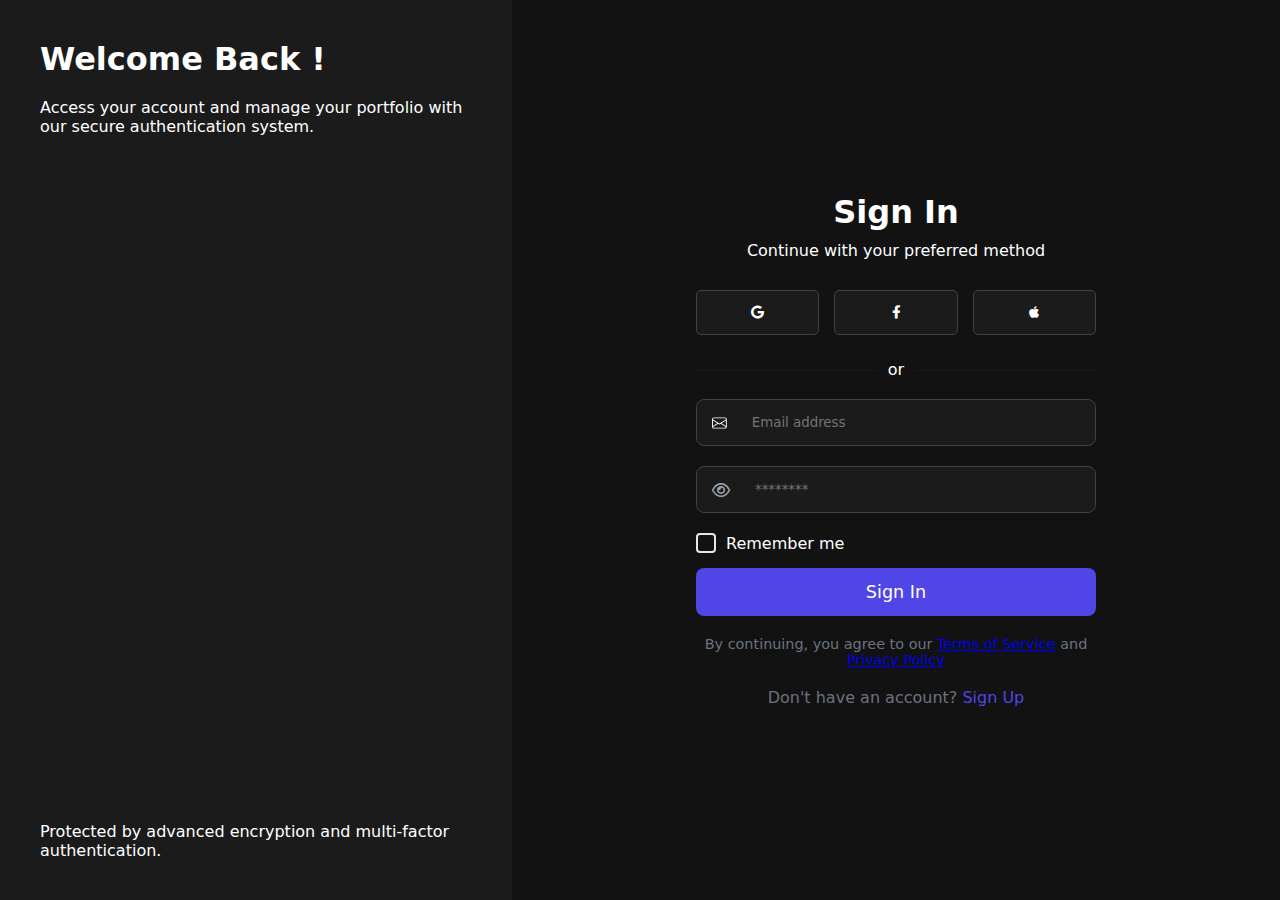
<file: pages/Login.html>
<!DOCTYPE html>
<html lang="en">
  <head>
    <meta charset="UTF-8" />
    <meta name="viewport" content="width=device-width, initial-scale=1.0" />
    <title>Document</title>

    <link rel="stylesheet" href="../style/login.css" />
  </head>

  <body>
    <link
      href="https://cdnjs.cloudflare.com/ajax/libs/font-awesome/6.0.0/css/all.min.css"
      rel="stylesheet"
    />
    <div class="auth-container">
      <div class="auth-sidebar">
        <div>
          <h2>Welcome Back !</h2>
          <p>
            Access your account and manage your portfolio with our secure
            authentication system.
          </p>
        </div>
        <div>
          <p>
            Protected by advanced encryption and multi-factor authentication.
          </p>
        </div>
      </div>

      <div class="auth-main">
        <form class="auth-form" id="authForm">
          <div class="form-header">
            <h1>Sign In</h1>
            <p>Continue with your preferred method</p>
          </div>

          <div class="social-buttons">
            <button
              type="button"
              class="social-button"
              onclick="socialSignIn('google')"
            >
              <i class="fab fa-google"></i>
            </button>
            <button
              type="button"
              class="social-button"
              onclick="socialSignIn('facebook')"
            >
              <i class="fab fa-facebook-f"></i>
            </button>
            <button
              type="button"
              class="social-button"
              onclick="socialSignIn('apple')"
            >
              <i class="fab fa-apple"></i>
            </button>
          </div>

          <div class="divider">or</div>

          <div class="form-group">
            <svg
              xmlns="http://www.w3.org/2000/svg"
              width="16"
              height="16"
              fill="currentColor"
              class="bi bi-envelope"
              viewBox="0 0 16 16"
            >
              <path
                d="M0 4a2 2 0 0 1 2-2h12a2 2 0 0 1 2 2v8a2 2 0 0 1-2 2H2a2 2 0 0 1-2-2zm2-1a1 1 0 0 0-1 1v.217l7 4.2 7-4.2V4a1 1 0 0 0-1-1zm13 2.383-4.708 2.825L15 11.105zm-.034 6.876-5.64-3.471L8 9.583l-1.326-.795-5.64 3.47A1 1 0 0 0 2 13h12a1 1 0 0 0 .966-.741M1 11.105l4.708-2.897L1 5.383z"
              />
            </svg>
            <input
              type="email"
              class="form-control"
              id="email"
              placeholder="Email address"
              required
            />
          </div>

          <div class="form-group">
            <i class="far fa-eye password-toggle" id="passwordToggle"></i>

            <input
              type="password"
              name="password"
              id="inputNewPassword1"
              data-error-threshold="50"
              data-warning-threshold="75"
              class="form-control"
              placeholder="********"
              autocomplete="off"
            />
          </div>

          <div class="checkbox-container">
            <div class="custom-checkbox" id="rememberMe">
              <i class="fas fa-check"></i>
            </div>
            <label>Remember me</label>
          </div>

          <button type="submit" class="submit-btn" id="submitBtn">
            <span>Sign In</span>
            <div class="loader">
              <i class="fas fa-spinner fa-spin"></i>
            </div>
          </button>

          <div class="error-message" id="errorMessage"></div>
          <div class="success-message" id="successMessage"></div>

          <div class="otp-container" id="otpContainer">
            <p>Enter the verification code sent to your email</p>
            <div class="otp-inputs">
              <input
                type="text"
                maxlength="1"
                class="otp-input"
                data-index="1"
              />
              <input
                type="text"
                maxlength="1"
                class="otp-input"
                data-index="2"
              />
              <input
                type="text"
                maxlength="1"
                class="otp-input"
                data-index="3"
              />
              <input
                type="text"
                maxlength="1"
                class="otp-input"
                data-index="4"
              />
            </div>
            <p>
              Didn't receive the code?
              <a href="#" onclick="resendOTP()">Resend</a>
            </p>
          </div>

          <div class="terms">
            By continuing, you agree to our <a href="#">Terms of Service</a> and
            <a href="#">Privacy Policy</a>
          </div>

          <div class="switch-form">
            Don't have an account?
            <a href="#" onclick="toggleForm()">Sign Up</a>
          </div>
        </form>
      </div>
    </div>

    <!--  -->
  </body>
</html>
</file>
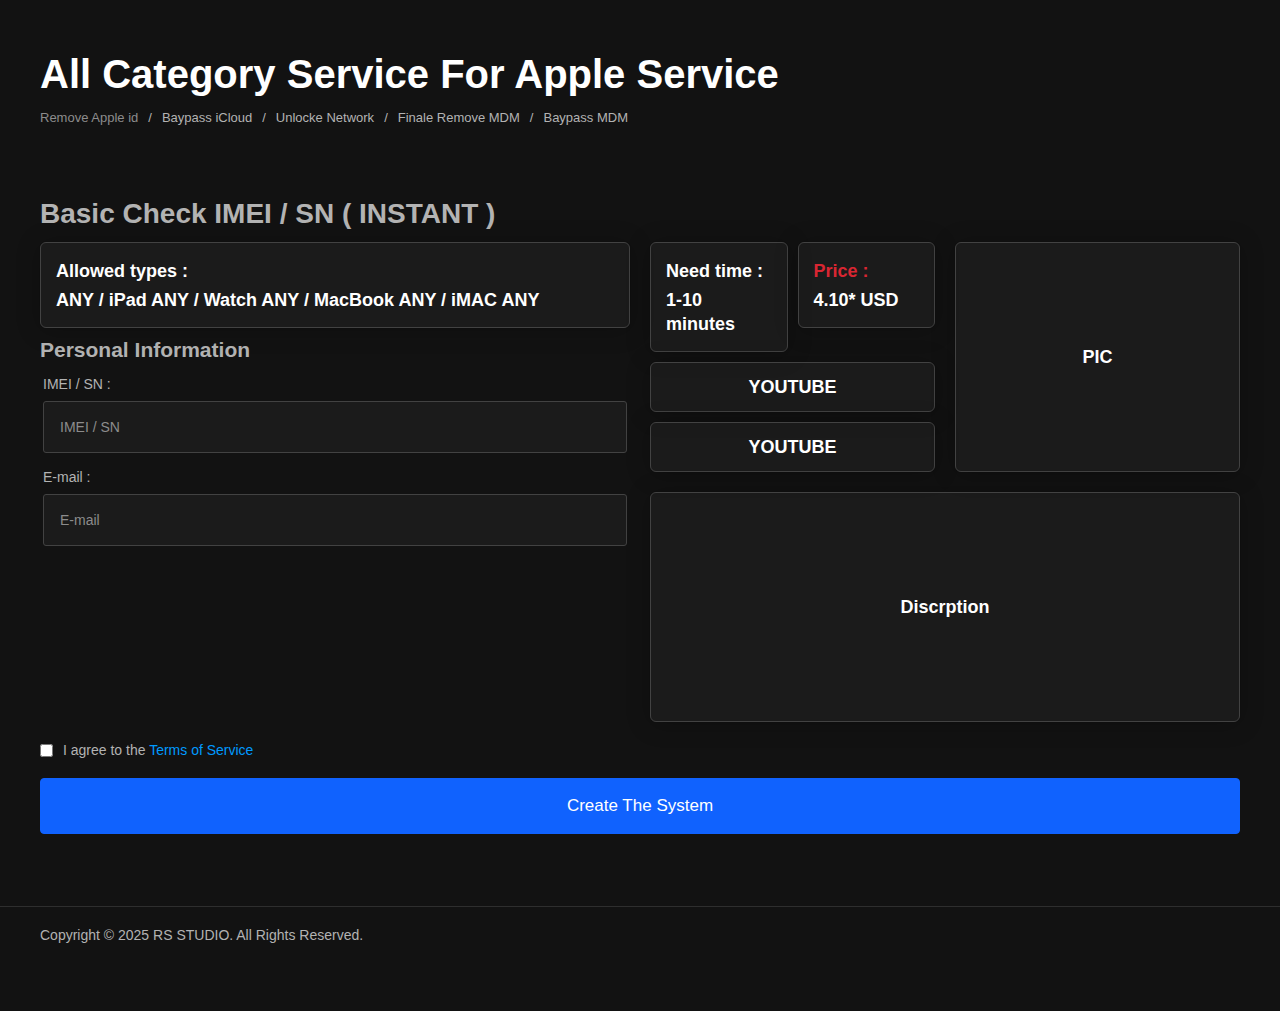
<file: pages/Order.html>
<!DOCTYPE html>
<html lang="en" class="lagom-dark-mode">

<head>
  <meta charset="UTF-8">
  <meta name="viewport" content="width=device-width, initial-scale=1.0">
  <title>Document</title>

  <link rel="stylesheet" href="../style/style.css">


  <style>
    a.tile {
      display: block;
    }

    a.tile {

      padding: 10px;
    }

    .tile-stat {
      text-align: left;
      color: white;
      font-size: large;
      font-weight: bold;
    }

    .tile-title {
      text-align: left;
      font-weight: bold;
    }

    .tile {
      margin: 0;
      padding: 25px !important;
    }

    span.btn-text {
      font-family: sans-serif;
    }


    a.tile {
      border: 1px solid #424242;
      background: #24242480;
    }


    a.tile:hover,
    input#inputNewPassword2,
    input#inputEmail {
      border: 1px solid #424242;
      background: #24242480;


    }


    label {
      display: flex;
      align-items: center;
      gap: 10px;
    }


    @media screen and (max-width:992px) {
      .tiles .tile-stat {
        font-size: medium;
      }

      h1 {
        font-size: medium;
      }
    }



    .tiles.swiper-container {
      display: grid;
      grid-template-columns: 1fr 1fr;
      gap: 20px;
    }

    div#personalInformation .row {
      display: block;
    }

    .swiper-pagination {
      display: flex;
      /* align-items: center; */
    }

    /* .flex {
display: flex
;

} */

    /* .flex {
display: flex
;
} */

    .swiper-pagination {
      display: grid;
      grid-template-rows: 1fr 1fr;
      gap: 20px;
    }


    /* .div_top {
display: grid
;
grid-template-columns: 1fr 1fr;
} */

    /* .flex_row {
display: grid
;
grid-template-rows: 1fr 1fr;
} */

    @media (min-width: 768px) {
      .col-md-6 {
        flex: 0 0 50%;
        max-width: 100%;
      }
    }

    .flex {
      display: grid;

      grid-template-columns: 1fr 1fr !important;
      gap: 10px;
      margin-bottom: 10px;
    }

    .flex_row {
      display: grid;
      grid-template-columns: 1fr 1fr;
      gap: 20px;
    }

    .tile-stat.YOUTUBE {
      text-align: center;
      padding: 0;
      margin: 0;
    }

    a.tile {
      padding: 15px !important;
      margin: 5px 0 !important;
    }

    a.tile.PIC {
      height: 100%;
      display: flex;
      align-items: center;
      justify-content: center;
    }

    .tiles .tile {
      margin: 0 !important;
    }


    .col,
    .col-1,
    .col-2,
    .col-3,
    .col-4,
    .col-5,
    .col-6,
    .col-7,
    .col-8,
    .col-9,
    .col-10,
    .col-11,
    .col-12,
    .col-auto,
    .col-lg,
    .col-lg-1,
    .col-lg-2,
    .col-lg-3,
    .col-lg-4,
    .col-lg-5,
    .col-lg-6,
    .col-lg-7,
    .col-lg-8,
    .col-lg-9,
    .col-lg-10,
    .col-lg-11,
    .col-lg-12,
    .col-lg-auto,
    .col-md,
    .col-md-1,
    .col-md-2,
    .col-md-3,
    .col-md-4,
    .col-md-5,
    .col-md-6,
    .col-md-7,
    .col-md-8,
    .col-md-9,
    .col-md-10,
    .col-md-11,
    .col-md-12,
    .col-md-auto,
    .col-sm,
    .col-sm-1,
    .col-sm-2,
    .col-sm-3,
    .col-sm-4,
    .col-sm-5,
    .col-sm-6,
    .col-sm-7,
    .col-sm-8,
    .col-sm-9,
    .col-sm-10,
    .col-sm-11,
    .col-sm-12,
    .col-sm-auto,
    .col-xl,
    .col-xl-1,
    .col-xl-2,
    .col-xl-3,
    .col-xl-4,
    .col-xl-5,
    .col-xl-6,
    .col-xl-7,
    .col-xl-8,
    .col-xl-9,
    .col-xl-10,
    .col-xl-11,
    .col-xl-12,
    .col-xl-auto {
      margin: 0 !important;
      padding: 0 !important;
    }

    h2.section-title {
      margin: 0;
      padding: 0;
      margin: 10px auto;
    }

    div#personalInformation .row {
      display: block;
      padding: 0 15px;
    }

    @media screen and (max-width:992px) {
      .tiles.swiper-container {
        display: block;
      }

      .swiper-wrapper {
        display: block;
      }

      .flex_row {
        display: block;
      }

      a.tile.PIC {
        margin-top: 10px !important;
      }
    }
  </style>
</head>

<body>

  <body class="lagom lagom-layout-top lagom-layout-condensed lagom-modern page-clientareahome page-user-logged">
    <!-- main -->
    <div class="app-main">

      <div class="main-header">
        <div class="container">
          <h1 class="main-header-title Category">All Category Service For Apple Service</h1>
          <div class="main-header-bottom">
            <ol class="breadcrumb">
              <li>
                <a href="#" onclick="showDiv('div1')"> Remove Apple id </a>
              </li>
              <li class="active">/</li>

              <li class="active" onclick="showDiv('div2')">Baypass iCloud</li>
              <li class="active">/</li>

              <li class="active" onclick="showDiv('div3')">Unlocke Network </li>
              <li class="active">/</li>

              <li class="active" onclick="showDiv('div3')">Finale Remove MDM </li>
              <li class="active">/</li>

              <li class="active" onclick="showDiv('div3')">Baypass MDM </li>

            </ol>
          </div>
        </div>
      </div>


      <div class="main-body">
        <div class="container">


          <br>
          <h1>Basic Check IMEI / SN ( INSTANT )</h1>




          <div class="tiles swiper-container">
            <div class=" swiper-wrapper">
              <div class="col-md-12 swiper-slide">
                <a class="tile" href="#">
                  <div class="tile-icon-absolute">
                    <i class="ls ls-hosting"></i>
                  </div>
                  <div class="tile-stat">Allowed types :</div>
                  <div class="tile-title">ANY / iPad ANY / Watch ANY / MacBook ANY / iMAC ANY</div>
                </a>
              </div>




              <div class="section section-sm" id="containerNewUserSignup">
                <div class="section-header">
                  <h2 class="section-title">Personal Information</h2>
                </div>
                <div class="section-body" id="personalInformation">
                  <div class="row">
                    <div class="col-md-6">
                      <div class="form-group">
                        <label for="inputEmail" class="label-required">IMEI / SN :
                        </label>
                        <input type="text" name="email" id="inputEmail" class="form-control" placeholder="IMEI / SN"
                          required="">
                      </div>
                    </div>

                    <div class="col-md-6">
                      <div class="form-group has-feedback" id="newPassword2">
                        <label for="inputNewPassword2" class="label-required">E-mail :
                        </label>
                        <input type="email" name="password2" id="inputNewPassword2" class="form-control"
                          autocomplete="off" placeholder="E-mail
                " required="">
                      </div>
                    </div>
                  </div>
                </div>
              </div>
            </div>
            <div class="swiper-pagination">


              <div class="div_top">

                <div class="flex_row">

                  <div class="flex_">


                    <div class="flex">
                      <div class="div_class">
                        <a class="tile" href="clientarea.php?action=domains">

                          <div class="tile-stat">Need time :</div>
                          <div class="tile-title">1-10 minutes</div>
                        </a>
                      </div>


                      <div class="div_class">
                        <a class="tile" href="#">

                          <div class="tile-stat text-danger">Price : </div>
                          <div class="tile-title">4.10* USD


                          </div>
                        </a>
                      </div>

                    </div>


                    <div class="flex_m">

                      <div class="div_class" style="margin-bottom: 10px;">
                        <a class="tile" href="clientarea.php?action=domains">

                          <div class="tile-stat YOUTUBE">YOUTUBE</div>

                        </a>
                      </div>


                      <div class="div_class">
                        <a class="tile" href="#">


                          <div class="tile-stat YOUTUBE">YOUTUBE</div>
                        </a>
                      </div>


                    </div>
                  </div>


                  <div class="div_class ">
                    <a class="tile PIC" href="clientarea.php?action=domains">

                      <div class="tile-title ">PIC</div>
                    </a>
                  </div>

                </div>


              </div>

              <div class="div_class ">
                <a class="tile PIC" href="clientarea.php?action=domains">

                  <div class="tile-title ">Discrption</div>
                </a>
              </div>
            </div>
          </div>

          <br>



          <div class="login-wrapper">
            <div class="login-body register" id="registration">


              <form method="post" action="#" class="loginForm">




                <div class="section section-sm">
                  <div class="section-body">
                    <div class="checkbox">
                      <label>
                        <input class="icheck-control accepttos" type="checkbox" name="accepttos" required="">
                        <span class="label-required">I agree to the
                          <a href="http://www.example.com/tos.html" target="_blank">Terms of Service</a></span>
                      </label>
                    </div>
                  </div>
                </div>

                <div class="form-actions">
                  <button type="submit" class="btn btn-lg btn-primary btn-block">
                    <span class="btn-text">Create The System</span>
                  </button>
                </div>
              </form>
            </div>
            <br>



          </div>

        </div>

        <br>
        <br>

        <div class="main-footer">
          <div class="footer-bottom">
            <div class="container">
              <div class="footer-copyright">
                Copyright &copy; 2025 RS STUDIO. All Rights Reserved.
              </div>
            </div>
          </div>
        </div>
      </div>

  </body>

</html>
</file>
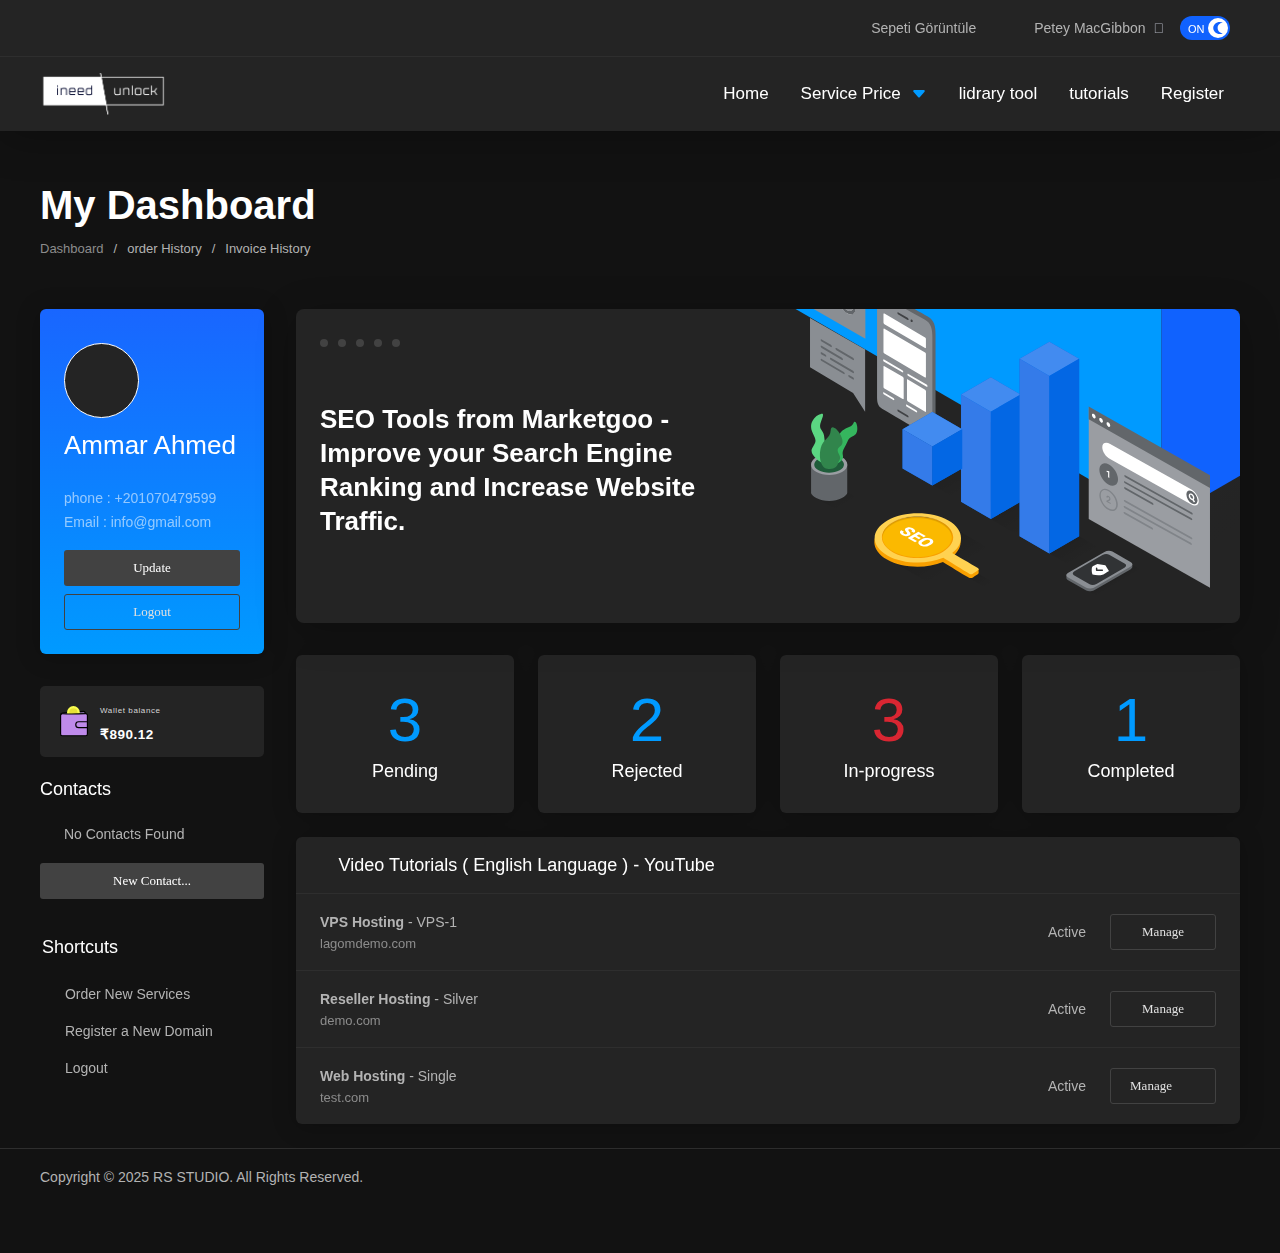
<file: pages/profile.html>
<!DOCTYPE html>
<html lang="en" class="lagom-dark-mode">

<head>
  <meta charset="UTF-8">
  <meta name="viewport" content="width=device-width, initial-scale=1.0">
  <title>Document</title>
  <link rel="stylesheet" href="../style/style.css" />
</head>

<body
  class="lagom lagom-layout-top lagom-layout-condensed lagom-modern page-clientareaproducts page-user-logged floating-notification scrolling scrolled-top">



  <div class="app-nav app-nav-condensed sticky-navigation app-nav-default" data-site-navbar="">
    <div class="app-nav-header" id="header">
      <div class="container">
        <button class="app-nav-toggle navbar-toggle" id="open_menu" type="button">
          <svg xmlns="http://www.w3.org/2000/svg" width="16" height="16" fill="currentColor" class="bi bi-list"
            viewBox="0 0 16 16">
            <path fill-rule="evenodd"
              d="M2.5 12a.5.5 0 0 1 .5-.5h10a.5.5 0 0 1 0 1H3a.5.5 0 0 1-.5-.5m0-4a.5.5 0 0 1 .5-.5h10a.5.5 0 0 1 0 1H3a.5.5 0 0 1-.5-.5m0-4a.5.5 0 0 1 .5-.5h10a.5.5 0 0 1 0 1H3a.5.5 0 0 1-.5-.5" />
          </svg>
        </button>



        <ul class="top-nav">
          <li menuitemname="View Cart" class="nav-item-cart" id="Secondary_Navbar-View_Cart">
            <a href="/lagom/cart.php?a=view">
              <i class="fas fa-test lm lm-basket"></i>
              <span class="item-text"> Sepeti Görüntüle </span>
              <span class="nav-badge badge badge-primary-faded hidden"><span></span></span>
            </a>
          </li>
          <li menuitemname="Notifications" class="dropdown nav-item-icon-only nav-item-icon-only"
            id="Secondary_Navbar-Notifications">
            <a class="dropdown-toggle" href="#" data-toggle="dropdown" aria-label="Notifications">
              <div class="notification-icon-container">
                <i class="fas fa-test lm lm-bell"></i>
                <span class="nav-badge badge badge-primary badge-dot badge-icon"><span>YENİ</span></span>
              </div>
            </a>
          </li>
          <li menuitemname="Account" class="dropdown my-account" id="Secondary_Navbar-Account">
            <a class="dropdown-toggle" href="#" data-toggle="dropdown">
              <div class="active-client">
                <span class="item-text">Petey MacGibbon</span>
                <span>LockWorth</span>
              </div>
              <b class="ls ls-caret"></b>
            </a>
          </li>
          <li menuitemname="ModeSwitcher-660" class="dark-mode-switcher" id="Secondary_Navbar-ModeSwitcher-660">
            <label class="switch switch--text switch--dark-mode">
              <input class="switch__checkbox" type="checkbox" name="display_mode_switcher" value="1" checked=""
                data-lagom-display-mode-switcher="" />
              <span class="switch__container">
                <span class="switch__handle">
                  <svg width="10" height="12" viewBox="0 0 10 12" fill="none" xmlns="http://www.w3.org/2000/svg">
                    <path
                      d="M6.81304 12C3.19407 12 0.25 9.3085 0.25 6C0.25 2.6915 3.19407 0 6.81304 0C7.84891 0 8.79836 0.2485 9.75 0.5895C8.13768 0.8415 4.62536 2.2225 4.62536 6C4.62536 9.727 7.86149 11.104 9.75 11.4105C8.92962 11.8335 7.84891 12 6.81304 12Z"
                      fill="var(--brand-primary)"></path>
                  </svg>
                </span>
              </span>
            </label>
          </li>
        </ul>
      </div>
    </div>
    <div class="app-nav-menu app-nav-menu-default " id="main_menu">
      <div class="container">


        <a class=" logo " href="../index.html" logo-light-mode="../img/logo.png" logo-dark-mode="../img/logo.png">
          <img class="logo-img" title="RS STUDIO" alt="RS STUDIO" src="../img/logo.png">
        </a>


        <ul class="menu menu-primary" data-nav="">


          <li> <button id="close_menu"><svg xmlns="http://www.w3.org/2000/svg" width="16" height="16"
                fill="currentColor" class="bi bi-x-lg" viewBox="0 0 16 16">
                <path
                  d="M2.146 2.854a.5.5 0 1 1 .708-.708L8 7.293l5.146-5.147a.5.5 0 0 1 .708.708L8.707 8l5.147 5.146a.5.5 0 0 1-.708.708L8 8.707l-5.146 5.147a.5.5 0 0 1-.708-.708L7.293 8z" />
              </svg></button>
          </li>


          <li menuitemname="Support" class="dropdown nav-item-text-only" id="Primary_Navbar-Support">
            <a class="dropdown-toggle" href="../index.html" data-toggle="dropdown">
              <span class="item-text"> Home </span>
            </a>

          </li>

          <li menuitemname="Billing" class="dropdown nav-item-text-only" id="Primary_Navbar-Billing">
            <a class="dropdown-toggle" href="./Service.html" data-toggle="dropdown" id="billingToggle">
              <span class="item-text"> Service Price </span>
              <svg xmlns="http://www.w3.org/2000/svg" width="10" height="10" fill="currentColor"
                class="bi bi-caret-down-fill" viewBox="0 0 16 16">
                <path
                  d="M7.247 11.14 2.451 5.658C1.885 5.013 2.345 4 3.204 4h9.592a1 1 0 0 1 .753 1.659l-4.796 5.48a1 1 0 0 1-1.506 0z" />
              </svg>
            </a>
            <ul class="dropdown-menu dropdown-lazy has-scroll" id="billingMenu">
              <li menuitemname="My Invoices" class=" " id="Primary_Navbar-Billing-My_Invoices">
                <a href="/lagom/clientarea.php?action=invoices">
                  <i class="fas fa-test ls ls-document"></i>
                  <span class="menu-item-content">Faturalarım</span>
                  <span class="badge badge-danger badge-right">3</span>
                </a>
              </li>

              <li menuitemname="My Quotes" class=" " id="Primary_Navbar-Billing-My_Quotes">
                <a href="/lagom/clientarea.php?action=quotes">
                  <i class="fas fa-test ls ls-text-cloud"></i>
                  <span class="menu-item-content">Size Özel Teklifler</span>
                </a>
              </li>

              <li menuitemname="Divider-716" class="nav-divider" id="Primary_Navbar-Billing-Divider-716">
                -----
              </li>

              <li menuitemname="Mass Payment" class=" " id="Primary_Navbar-Billing-Mass_Payment">
                <a href="/lagom/clientarea.php?action=masspay&amp;all=true">
                  <i class="fas fa-test ls ls-bank-note"></i>
                  <span class="menu-item-content">Toplu Ödeme</span>
                </a>
              </li>

              <li menuitemname="Payment Methods" class=" " id="Primary_Navbar-Billing-Payment_Methods">
                <a href="/lagom/account/paymentmethods">
                  <i class="fas fa-test ls ls-bank-note"></i>
                  <span class="menu-item-content">Ödeme Yöntemleri</span>
                </a>
              </li>
            </ul>
          </li>

          <li menuitemname="Support" class="dropdown nav-item-text-only" id="Primary_Navbar-Support">
            <a class="dropdown-toggle" href="#" data-toggle="dropdown">
              <span class="item-text"> lidrary tool </span>
            </a>

          </li>
          <li menuitemname="Support" class="dropdown nav-item-text-only" id="Primary_Navbar-Support">
            <a class="dropdown-toggle" href="#" data-toggle="dropdown">
              <span class="item-text"> tutorials </span>
            </a>

          </li>

          <li menuitemname="Support" class="dropdown nav-item-text-only" id="Primary_Navbar-Support">
            <a class="dropdown-toggle" href="./SignUp.html" data-toggle="dropdown">
              <span class="item-text"> Register </span>
            </a>

          </li>


          <!-- 
        <li
          menuitemname="Open Ticket"
          class="nav-item-btn is-right"
          id="Primary_Navbar-Open_Ticket"
        >
          <a class="btn btn-primary" href="/lagom/submitticket.php">
            <span>Yeni Destek Bildirimi</span>
          </a>
        </li> -->
        </ul>
      </div>
    </div>
  </div>

  <style>
    button#close_menu,
    button#open_menu {
      display: none;
    }

    a.dropdown-toggle {
      display: flex;
      align-items: center;
      justify-content: center;
    }

    div#header {
      padding: 10px;
    }

    @media screen and (max-width:992px) {

      /* التنسيق الأساسي */
      #main_menu {
        display: none;

      }

      /* إظهار القائمة عند التفعيل */
      #main_menu.active {
        display: block;
      }

      #navbar_toggle {
        padding: 10px 20px;
        background-color: #000;
        color: #fff;
        border: none;
        cursor: pointer;
      }

      button#close_menu,
      button#open_menu {
        display: block;
      }

    }

    button#open_menu {
      background: no-repeat;
      color: white;
    }

    button#close_menu {
      background: no-repeat;
      outline: navajowhite;
      border: none;
      color: white;
    }

    a#billingToggle svg {
      width: 16px;
      height: 16px;
    }

    a#billingToggle {
      gap: 10px;
    }

    ul.menu.menu-primary {
      margin: 0 !important;
    }
  </style>

  <script>
    const billingToggle = document.getElementById("billingToggle");
    const billingMenu = document.getElementById("billingMenu");


    billingToggle.addEventListener("click", function (e) {
      e.preventDefault();
      billingMenu.classList.toggle("show");
    });

    let open_menu = document.getElementById('open_menu');
    let close_menu = document.getElementById('close_menu');
    let main_menu = document.getElementById('main_menu');

    // عند الضغط على زر الفتح
    open_menu.addEventListener('click', function () {
      main_menu.classList.add('active'); // إضافة الفئة لإظهار القائمة
    });

    // عند الضغط على زر الإغلاق
    close_menu.addEventListener('click', function () {
      main_menu.classList.remove('active'); // إزالة الفئة لإخفاء القائمة
    });
  </script>




  <!-- main -->

  <div class="app-main">

    <div class="main-header">
      <div class="container">
        <h1 class="main-header-title">My Dashboard</h1>
        <div class="main-header-bottom">
          <ol class="breadcrumb">
            <li>
              <a href="#" onclick="showDiv('div1')"> Dashboard </a>
            </li>
            <li class="active">/</li>

            <li class="active" onclick="showDiv('div2')">order History</li>
            <li class="active">/</li>

            <li class="active" onclick="showDiv('div3')">Invoice History</li>


          </ol>
        </div>
      </div>
    </div>


    <div class="main-body">
      <div class="container">
        <div class="main-grid">
          <div class="main-sidebar">
            <div class="sidebar-sticky" data-sidebar-sticky>


              <div menuItemName="Client Details" class="panel panel-sidebar panel-sidebar-primary panel-client-details">
                <div class="panel-body">
                  <div class="client-avatar">


                  </div>
                  <!-- <br /><em>Petey MacGibbon</em><br />Waubesa
                                    Center<br />Norfolk, Virginia, 54839<br />United
                                    States -->

                  <strong>Ammar Ahmed</strong>
                  <em>phone : <span>+201070479599</span></em>
                  <br>

                  <em>Email : <span>info@gmail.com</span></em>


                </div>
                <div class="panel-footer clearfix">
                  <a href="clientarea.php?action=details" class="btn btn-success btn-sm btn-block">
                    <i class="fas fa-pencil-alt"></i> Update
                  </a>
                  <a href="/lagom/logout.php" class="btn btn-outline btn-sm btn-block">
                    Logout
                  </a>
                </div>
              </div>

              <div class="sidebar sidebar-secondary">



                <div class="walletBalanceCard">
                  <div class="svgwrapper">
                    <svg viewBox="0 0 24 26" fill="none" xmlns="http://www.w3.org/2000/svg">
                      <rect x="0.539915" y="6.28937" width="21" height="4" rx="1.5"
                        transform="rotate(-4.77865 0.539915 6.28937)" fill="#7D6B9D" stroke="black"></rect>
                      <circle cx="11.5" cy="5.5" r="4.5" fill="#E7E037" stroke="#F9FD50" stroke-width="2"></circle>
                      <path
                        d="M2.12011 6.64507C7.75028 6.98651 12.7643 6.94947 21.935 6.58499C22.789 6.55105 23.5 7.23329 23.5 8.08585V24C23.5 24.8284 22.8284 25.5 22 25.5H2C1.17157 25.5 0.5 24.8284 0.5 24V8.15475C0.5 7.2846 1.24157 6.59179 2.12011 6.64507Z"
                        fill="#BF8AEB" stroke="black"></path>
                      <path
                        d="M16 13.5H23.5V18.5H16C14.6193 18.5 13.5 17.3807 13.5 16C13.5 14.6193 14.6193 13.5 16 13.5Z"
                        fill="#BF8AEB" stroke="black"></path>
                    </svg>
                  </div>

                  <div class="balancewrapper">
                    <span class="balanceHeading">Wallet balance</span>
                    <p class="balance"><span id="currency">₹</span>890.12</p>
                  </div>


                </div>



                <style>
                  .walletBalanceCard {


                    background-color: #1c1f2f;
                    border-radius: 5px;
                    display: flex;
                    align-items: center;
                    justify-content: flex-start;
                    gap: 12px;
                    padding: 0px 12px;
                    font-family: Arial, Helvetica, sans-serif;
                    margin: 20px 0;
                    width: 100%;
                    background: #242424;
                    padding: 10px 20px;
                  }

                  .svgwrapper {
                    width: 28px;
                    display: flex;
                    align-items: center;
                    justify-content: center;
                  }

                  .svgwrapper svg {
                    width: 100%;
                  }


                  .balanceHeading {
                    font-size: 8px;
                    color: rgb(214, 214, 214);
                    font-weight: 100;
                    letter-spacing: 0.6px;

                  }

                  .balance {
                    font-size: 13.5px;
                    color: white;
                    font-weight: 600;
                    letter-spacing: 0.5px;
                    margin: 0 !important;
                  }

                  .addmoney {
                    padding: 1px 15px;
                    border-radius: 20px;
                    background-color: #c083eb;
                    color: white;
                    border: none;
                    font-size: 12px;
                    cursor: pointer;
                    transition: all 0.3s;
                    display: flex;
                    align-items: center;
                    justify-content: center;
                    gap: 5px;
                  }

                  .addmoney:hover {
                    background-color: whitesmoke;
                    color: #9c59cc;
                  }

                  .plussign {
                    font-size: 20px;
                    display: flex;
                    align-items: center;
                    justify-content: center;
                  }
                </style>


                <div menuItemName="Client Contacts" class="panel panel-sidebar panel-client-contacts">
                  <div class="panel-heading">
                    <h5 class="panel-title">
                      Contacts
                    </h5>
                  </div>
                  <div class="list-group">
                    <div menuItemName="No Contacts" class="list-group-item"
                      id="Secondary_Sidebar-Client_Contacts-No_Contacts">
                      No Contacts Found
                    </div>
                    <a menuItemName="more" href="/lagom/clientarea.php?action=contacts"
                      class="list-group-item contact-more" id="Secondary_Sidebar-Client_Contacts-more">
                      <i class="fas fa-ticket ls ls-more"></i>
                      More
                    </a>
                  </div>
                  <div class="panel-footer clearfix">
                    <a href="clientarea.php?action=addcontact" class="btn btn-default btn-sm btn-block">
                      <i class="fas fa-plus"></i> New Contact...
                    </a>
                  </div>
                </div>
                <div menuItemName="Client Shortcuts" class="panel panel-sidebar">
                  <div class="panel-heading">
                    <h5 class="panel-title">
                      <i class="fas fa-bookmark"></i>&nbsp; Shortcuts
                      <i class="fa fa-chevron-up panel-minimise pull-right"></i>
                    </h5>
                  </div>
                  <div class="list-group">
                    <a menuItemName="Order New Services" href="/lagom/cart.php" class="list-group-item"
                      id="Secondary_Sidebar-Client_Shortcuts-Order_New_Services">
                      <i class="fas fa-ticket ls ls-basket"></i>
                      Order New Services
                    </a>
                    <a menuItemName="Register New Domain" href="/lagom/domainchecker.php" class="list-group-item"
                      id="Secondary_Sidebar-Client_Shortcuts-Register_New_Domain">
                      <i class="fas fa-ticket ls ls-dns"></i>
                      Register a New Domain
                    </a>
                    <a menuItemName="Logout" href="/lagom/logout.php" class="list-group-item"
                      id="Secondary_Sidebar-Client_Shortcuts-Logout">
                      <i class="fas fa-ticket ls ls-reply"></i>
                      Logout
                    </a>
                  </div>
                </div>
              </div>
            </div>
          </div>
          <div class="main-content">

            <div id="div1" class="_contentBlock">
              <div class="client-home-alerts alert-group"></div>

              <div class="promo-slider promo-slider-default" data-promo-slider>
                <div class="promo-slider-header">
                  <ul class="promo-slider-nav" data-promo-slider-pagination>
                    <li data-promo-slider-pagination-item>

                      <span class="full-name"> Weebly </span>
                    </li>

                    <li data-promo-slider-pagination-item>


                      <span class="full-name"> OX App Suite </span>
                    </li>

                    <li data-promo-slider-pagination-item>

                      <span class="full-name"> SiteLock </span>
                    </li>

                    <li data-promo-slider-pagination-item>

                      <span class="full-name"> CodeGuard </span>
                    </li>

                    <li data-promo-slider-pagination-item>

                      <span class="full-name"> Marketgoo </span>
                    </li>
                  </ul>
                  <div class="promo-slider-close" data-promo-slide-close data-toggle="tooltip" data-title="Close"
                    data-container="body">
                    <i class="ls ls-close"></i>
                  </div>
                </div>
                <div class="promo-slider-wrapper">
                  <div class="promo-slider-background" data-promo-slider-background>
                    <div></div>
                    <div></div>
                    <div class="promo-slider-shape">
                      <svg viewBox="0 0 2544 876" fill="none" xmlns="http://www.w3.org/2000/svg">
                        <path d="M1511 876L1272.01 737.562L2544 0L1511 876Z" fill="url(#paint0_linear_1058_132064)"
                          fill-opacity="0.1" />
                        <path class="st1 promo-shape-right" d="M1272 0V737.574L0 0H1272Z" fill="#009AFF" />
                        <path class="st1 promo-shape-left" d="M1272 0V737.574L2544 0H1272Z" fill="#1062FE" />
                        <defs>
                          <linearGradient id="paint0_linear_1058_132064" x1="1272" y1="751.15" x2="1369" y2="882.15"
                            gradientUnits="userSpaceOnUse">
                            <stop stop-color="#2B2D2F" />
                            <stop offset="1" stop-color="#1B1D1F" stop-opacity="0" />
                          </linearGradient>
                        </defs>
                      </svg>
                    </div>
                  </div>
                  <div class="promo-slider-slides" data-promo-slider-wrapper>
                    <a href="/lagom/store/marketgoo" class="promo-slider-slide">
                      <div class="promo-slider-body">
                        <div class="promo-slider-content" data-animation-content>
                          <h2 class="promo-slider-title">
                            SEO Tools from Marketgoo - Improve your Search
                            Engine Ranking and Increase Website Traffic.
                          </h2>
                        </div>
                        <div class="promo-slider-more" data-animation-more>
                          <i class="ls ls-basket"></i>Order / Learn More
                        </div>
                      </div>
                      <div class="promo-slider-icons" data-animation-icons>
                        <svg class="svg-seo promo-slider-icon svg-marketgoo svg-marketgoo-left" width="376" height="324"
                          fill="none" viewBox="0 0 376 324">
                          <g clip-path="url(#seo-modern-right-left__a)">
                            <path fill="var(--svg-illustration-gray-6)"
                              d="M0 59.2258V105.626L40.5 129.826L51.8 147.326V88.8258L0 59.2258Z" />
                            <path fill="var(--svg-illustration-gray-3)"
                              d="M40.4414 98.6758C40.6414 98.8758 41.0414 98.8758 41.2414 98.6758C41.3414 98.5758 41.4414 98.3758 41.3414 98.1758C41.3414 97.5758 40.9414 96.9758 40.4414 96.6758L24.8414 87.4758C24.6414 87.2758 24.3414 87.2758 24.0414 87.4758C23.9414 87.5758 23.8414 87.7758 23.9414 87.9758C23.9414 88.5758 24.3414 89.1758 24.8414 89.4758L40.4414 98.6758ZM30.0414 98.6758C30.2414 98.8758 30.6414 98.8758 30.8414 98.6758C30.9414 98.5758 31.0414 98.3758 30.9414 98.1758C30.9414 97.5758 30.5414 96.9758 30.0414 96.6758L10.9414 85.3758C10.7414 85.1758 10.3414 85.1758 10.1414 85.3758C10.0414 85.4758 9.94142 85.6758 10.0414 85.8758C10.0414 86.4758 10.4414 87.0758 10.9414 87.3758L30.0414 98.6758ZM19.6414 86.4758C19.8414 86.6758 20.2414 86.6758 20.4414 86.4758C20.5414 86.3758 20.6414 86.1758 20.5414 85.9758C20.5414 85.3758 20.1414 84.7758 19.6414 84.4758L10.9414 79.3758C10.7414 79.1758 10.3414 79.1758 10.1414 79.3758C10.0414 79.4758 9.94142 79.6758 10.0414 79.8758C10.0414 80.4758 10.4414 81.0758 10.9414 81.3758L19.6414 86.4758ZM10.9414 93.5758C10.4414 93.2758 10.0414 92.6758 10.0414 92.0758C9.94142 91.7758 10.1414 91.4758 10.4414 91.3758C10.6414 91.3758 10.8414 91.3758 10.9414 91.4758L14.4414 93.4758C14.9414 93.7758 15.3414 94.3758 15.3414 94.9758C15.4414 95.2758 15.2414 95.5758 14.9414 95.5758C14.7414 95.5758 14.5414 95.5758 14.4414 95.4758L10.9414 93.5758ZM19.6414 98.6758C19.1414 98.3758 18.7414 97.7758 18.7414 97.1758C18.6414 96.8758 18.8414 96.5758 19.1414 96.5758C19.3414 96.5758 19.5414 96.5758 19.6414 96.6758L40.4414 108.876C40.9414 109.176 41.3414 109.776 41.3414 110.376C41.4414 110.676 41.2414 110.976 40.9414 111.076C40.7414 111.076 40.5414 111.076 40.4414 110.976L19.6414 98.6758ZM40.4414 116.976C40.6414 117.176 41.0414 117.176 41.2414 116.976C41.3414 116.876 41.4414 116.676 41.3414 116.476C41.3414 115.876 40.9414 115.276 40.4414 114.976L36.9414 112.976C36.7414 112.776 36.3414 112.776 36.1414 112.976C36.0414 113.076 35.9414 113.276 36.0414 113.476C36.0414 114.076 36.4414 114.676 36.9414 114.976L40.4414 116.976ZM31.7414 111.876C31.9414 112.076 32.3414 112.076 32.5414 111.876C32.6414 111.776 32.7414 111.576 32.6414 111.376C32.6414 110.776 32.2414 110.176 31.7414 109.876L10.9414 97.6758C10.7414 97.4758 10.3414 97.4758 10.1414 97.6758C10.0414 97.7758 9.94142 97.9758 10.0414 98.1758C10.0414 98.7758 10.4414 99.3758 10.9414 99.6758L31.7414 111.876Z" />
                            <path fill="var(--svg-illustration-gray-6)"
                              d="M0.00268555 0.835938V48.7817L52.0226 78.8359V30.704L0.00268555 0.835938Z" />
                            <path fill="var(--svg-illustration-gray-w)"
                              d="M14.697 39.0795C17.797 40.8795 20.397 39.3795 20.397 35.7795C20.397 32.1795 17.897 27.6795 14.697 25.8795V23.0795C19.197 25.6795 22.797 32.0795 22.797 37.2795C22.797 42.4795 19.197 44.6795 14.697 41.9795" />
                            <path fill="var(--svg-illustration-gray-3)"
                              d="M13.3969 25.2795C10.8969 24.4795 8.99686 26.0795 8.99686 29.1795C8.99686 32.8795 11.4969 37.2795 14.6969 39.0795C15.0969 39.3795 15.5969 39.5795 16.0969 39.6795C16.8969 39.8795 17.8969 40.0795 18.2969 40.8795C18.6969 41.8795 18.4969 43.1795 16.8969 42.7795C16.0969 42.5795 15.3969 42.2795 14.6969 41.8795C10.1969 39.2795 6.59686 32.8795 6.59686 27.6795C6.59686 22.8795 9.59686 20.7795 13.4969 22.3795C13.9969 22.5795 14.4969 22.9795 14.7969 23.3795C15.1969 23.8795 14.9969 25.7795 13.3969 25.2795Z" />
                            <path fill="var(--svg-illustration-gray-w)"
                              d="M34.797 35.7792C39.297 38.3792 42.897 44.7792 42.897 49.9792C42.897 55.1792 39.297 57.3792 34.797 54.6792C30.297 51.9792 26.697 45.6792 26.697 40.4792C26.697 35.2792 30.397 33.1792 34.797 35.7792ZM34.797 51.8792C37.897 53.6792 40.497 52.1792 40.497 48.5792C40.497 44.8792 37.997 40.4792 34.797 38.6792C31.697 36.8792 29.097 38.3792 29.097 41.9792C29.197 45.5792 31.697 50.0792 34.797 51.8792Z" />
                            <path fill="var(--svg-illustration-gray-3)"
                              d="M33.8968 38.1795C31.1968 37.1795 29.1968 38.6795 29.1968 41.9795C29.1968 45.6795 31.6968 50.0795 34.8968 51.8795C37.9968 53.6795 40.5968 52.1795 40.5968 48.5795C40.5968 47.4795 40.3968 46.3795 39.9968 45.3795C39.2968 43.3795 41.4968 43.5795 41.8968 44.6795C42.5968 46.3795 42.8968 48.1795 42.9968 50.0795C42.9968 55.2795 39.3968 57.4795 34.8968 54.7795C30.3968 52.0795 26.7968 45.7795 26.7968 40.5795C26.7968 35.5795 30.0968 33.4795 34.1968 35.4795C35.3968 36.0795 35.9968 37.0795 35.6968 37.5795C35.1968 38.3795 34.8968 38.5795 33.8968 38.1795Z" />
                            <path fill="url(#seo-modern-right-left__b)" fill-opacity="0.1"
                              d="M25.1161 216.849L60.4272 237.533L40.8686 248.931L5.51849 228.235L25.1161 216.849Z" />
                            <path fill="var(--svg-illustration-gray-3)"
                              d="M35 223.664C35 224.664 33 226.812 30 228.511C23.4 232.309 12.5 232.309 5.9 228.511C2.9 226.812 1 224.664 1 223.664C1 222.665 1 197.23 1 197.23C1.3 195.031 2.9 192.832 5.9 191.133C12.5 187.435 23.3 187.435 30 191.133C33 192.832 34.7 195.031 34.9 197.23H35C35 197.23 35 222.665 35 223.664Z" />
                            <path fill="var(--svg-illustration-gray-8)"
                              d="M6.01257 190.21C12.6126 186.41 23.4126 186.41 30.1126 190.21C36.8126 194.01 36.7126 200.21 30.1126 204.01C23.5126 207.81 12.7126 207.81 6.11257 204.01C-0.687431 200.21 -0.68743 194.01 6.01257 190.21Z" />
                            <path fill="var(--svg-illustration-green-1)"
                              d="M8.05 191.46C13.55 188.46 22.35 188.46 27.85 191.46C33.35 194.46 33.35 199.36 27.85 202.36C22.35 205.36 13.55 205.36 8.05 202.36C2.65 199.46 2.65 194.56 8.05 191.46Z" />
                            <path fill="var(--svg-illustration-green-4)"
                              d="M10.7268 195.197C10.7268 195.197 -1.37316 187.997 2.02684 181.697C6.12684 173.997 6.32684 175.597 2.02684 166.197C-0.873161 159.797 2.82684 153.197 7.42684 150.697C15.6268 146.197 11.2268 152.797 9.72684 158.697C8.22684 164.797 13.2268 164.297 13.5268 172.197C13.8268 180.397 17.9268 180.197 17.4268 185.197C17.1268 189.597 14.5268 193.297 10.7268 195.197Z" />
                            <path fill="var(--svg-illustration-green-3)"
                              d="M18.6268 196.597C18.6268 196.597 13.5268 183.497 19.9268 180.597C27.9268 176.997 22.1268 175.497 28.4268 167.297C33.2268 161.197 38.8268 162.897 40.8268 158.197C43.3268 152.297 47.3268 167.197 41.5268 169.597C34.5268 172.597 36.6268 174.197 32.4268 180.897C28.2268 187.597 33.3268 189.097 29.8268 192.897C27.1268 196.097 22.8268 197.497 18.6268 196.597Z" />
                            <path fill="var(--svg-illustration-green-2)"
                              d="M17.4269 201.197C10.5269 201.197 7.92685 191.297 10.0269 181.697C12.0269 172.697 19.0269 172.797 19.4269 164.897C19.9269 154.297 36.0269 174.497 28.7269 179.597C21.6269 184.597 31.2269 188.397 27.5269 193.097C25.7269 195.297 27.0269 201.197 17.4269 201.197Z" />
                          </g>
                          <defs>
                            <linearGradient id="seo-modern-right-left__b" x1="8.05982" x2="26.273" y1="227.445"
                              y2="256.923" gradientUnits="userSpaceOnUse">
                              <stop />
                              <stop offset="0.587198" stop-opacity="0" />
                            </linearGradient>
                            <clipPath id="seo-modern-right-left__a">
                              <path fill="var(--svg-illustration-gray-w)" d="M0 0H376V324H0z" />
                            </clipPath>
                          </defs>
                        </svg>
                        <svg class="svg-seo promo-slider-icon svg-marketgoo svg-marketgoo-center" width="376"
                          height="324" fill="none" viewBox="0 0 376 324">
                          <g clip-path="url(#seo-modern-right-center__a)">
                            <path fill="var(--svg-illustration-gray-3)"
                              d="M63.0192 40.8805V43.0805L104.419 162.581C104.419 162.581 106.519 163.981 107.619 164.681C113.119 167.781 118.019 163.881 118.019 157.581V74.6805C118.019 67.0805 116.919 61.1805 110.719 57.7805C101.319 52.6805 82.8192 41.6805 72.3192 35.4805C68.7192 33.4805 63.0192 34.7805 63.0192 40.8805Z" />
                            <path fill="var(--svg-illustration-gray-6)"
                              d="M63.0192 43.4805V132.78C63.0192 137.98 63.4192 141.98 67.7192 144.48C76.8192 149.78 93.6192 159.68 104.619 165.88C110.219 168.98 115.019 165.08 115.019 158.88V77.1805C115.019 69.6805 113.919 63.8805 107.719 60.5805C98.2192 55.4805 81.8192 46.0805 71.2192 39.9805C64.8192 36.1805 63.0192 37.4805 63.0192 43.4805Z" />
                            <path fill="var(--svg-illustration-gray-2)"
                              d="M91.7612 152.538C91.9612 152.738 92.3612 152.738 92.5612 152.538C92.6612 152.438 92.7612 152.238 92.6612 152.038C92.6612 151.438 92.2612 150.838 91.7612 150.538L83.0612 145.438C82.8612 145.238 82.4612 145.238 82.2612 145.438C82.1612 145.538 82.0612 145.738 82.1612 145.938C82.1612 146.538 82.5612 147.138 83.0612 147.438L91.7612 152.538Z" />
                            <path fill="var(--svg-illustration-gray-2)"
                              d="M91.7612 61.0385C91.9612 61.2385 92.3612 61.2385 92.5612 61.0385C92.6612 60.9385 92.7612 60.7385 92.6612 60.5385C92.6612 59.9385 92.2612 59.3385 91.7612 59.0385L83.0612 53.9385C82.8612 53.7385 82.4612 53.7385 82.2612 53.9385C82.1612 54.0385 82.0612 54.2385 82.1612 54.4385C82.1612 55.0385 82.5612 55.6385 83.0612 55.9385L91.7612 61.0385Z" />
                            <path fill="var(--svg-illustration-gray-2)"
                              d="M95.561 60.7385C96.161 60.8385 96.561 61.4385 96.561 62.0385C96.661 62.5385 96.261 63.0385 95.761 63.0385C95.661 63.0385 95.661 63.0385 95.561 63.0385C94.961 62.9385 94.561 62.3385 94.561 61.7385C94.461 61.2385 94.861 60.7385 95.361 60.7385C95.461 60.6385 95.461 60.6385 95.561 60.7385Z" />
                            <path fill="var(--svg-illustration-gray-w)"
                              d="M108.161 77.439L69.9608 55.039C69.7608 54.839 69.4608 54.839 69.2608 55.039C69.0608 55.239 69.0608 55.439 69.0608 55.539V63.539C69.0608 64.139 69.4608 64.739 69.9608 65.039L108.161 87.439C108.361 87.639 108.661 87.639 108.861 87.439C108.961 87.339 109.061 87.139 108.961 86.939V78.939C109.061 78.339 108.661 77.739 108.161 77.439ZM108.161 91.639L69.9608 69.239C69.7608 69.039 69.4608 69.039 69.2608 69.239C69.0608 69.439 69.0608 69.539 69.0608 69.739V91.139C69.0608 91.739 69.4608 92.339 69.9608 92.639L108.161 115.039C108.361 115.239 108.661 115.239 108.861 115.039C108.961 114.939 109.061 114.739 108.961 114.539V93.139C109.061 92.539 108.661 91.939 108.161 91.639ZM87.1608 114.439L69.9608 104.539C69.7608 104.339 69.3608 104.339 69.1608 104.539C69.0608 104.639 68.9608 104.839 69.0608 105.039V124.039C69.0608 124.639 69.4608 125.239 69.9608 125.539L87.1608 135.439C87.3608 135.639 87.7608 135.639 87.9608 135.439C88.0608 135.339 88.1608 135.139 88.0608 134.939V115.939C88.0608 115.339 87.6608 114.739 87.1608 114.439ZM108.161 126.639L91.9608 116.939C91.7608 116.739 91.4608 116.739 91.2608 116.939C91.1608 117.039 91.0608 117.239 91.1608 117.439V136.139C91.1608 136.739 91.5608 137.339 92.0608 137.639L108.261 147.339C108.461 147.539 108.761 147.539 108.961 147.339C109.061 147.239 109.161 147.039 109.061 146.839V128.139C109.061 127.539 108.661 126.939 108.161 126.639ZM86.7608 110.239C86.9608 110.439 87.3608 110.439 87.5608 110.239C87.6608 110.139 87.7608 109.939 87.6608 109.739C87.6608 109.139 87.2608 108.539 86.7608 108.239L69.6608 98.339C69.4608 98.139 69.0608 98.139 68.8608 98.339C68.7608 98.439 68.6608 98.639 68.7608 98.839C68.7608 99.439 69.1608 100.039 69.6608 100.339L86.7608 110.239ZM78.3608 136.339C78.5608 136.539 78.9608 136.539 79.1608 136.339C79.2608 136.239 79.3608 136.039 79.2608 135.839C79.2608 135.239 78.8608 134.639 78.3608 134.339L69.6608 129.239C69.4608 129.039 69.0608 129.039 68.8608 129.239C68.7608 129.339 68.6608 129.539 68.7608 129.739C68.7608 130.339 69.1608 130.939 69.6608 131.239L78.3608 136.339ZM109.561 123.739C109.761 123.939 110.161 123.939 110.361 123.739C110.461 123.639 110.561 123.439 110.461 123.239C110.461 122.639 110.061 122.039 109.561 121.739L92.4608 111.839C92.2608 111.639 91.8608 111.639 91.6608 111.839C91.5608 111.939 91.4608 112.139 91.5608 112.339C91.5608 112.939 91.9608 113.539 92.4608 113.839L109.561 123.739ZM99.8608 147.839C100.061 148.039 100.461 148.039 100.661 147.839C100.761 147.739 100.861 147.539 100.761 147.339C100.761 146.739 100.361 146.139 99.8608 145.839L91.1608 140.739C90.9608 140.539 90.5608 140.539 90.3608 140.739C90.2608 140.839 90.1608 141.039 90.2608 141.239C90.2608 141.839 90.6608 142.439 91.1608 142.739L99.8608 147.839Z" />
                            <path fill="url(#seo-modern-right-center__b)" fill-opacity="0.1"
                              d="M136.449 257.357L166.699 275.042L110.702 307.682L80.4805 290.059L136.449 257.357Z" />
                            <path fill="url(#seo-modern-right-center__c)" fill-opacity="0.1"
                              d="M154.943 297.586L180.373 312.445L172.643 317.089L147.076 302.148L154.943 297.586Z" />
                            <path fill="var(--svg-illustration-yellow-1)"
                              d="M158.583 297.99C158.683 299.09 158.083 300.19 156.983 300.69C155.583 301.49 154.383 302.29 153.183 303.09C151.983 303.89 150.383 303.89 149.083 303.19C143.683 299.99 129.483 291.29 124.983 288.49C109.083 295.19 86.6834 294.39 72.3834 286.19C56.4834 276.99 56.5834 262.19 72.3834 252.99C88.2834 243.79 113.983 243.79 129.783 252.99C144.383 261.39 145.483 274.59 133.383 283.79L158.483 295.09V297.99H158.583Z" />
                            <path fill="var(--svg-illustration-yellow-3)"
                              d="M157.783 296.389C156.283 297.489 154.183 298.889 152.783 299.889C151.883 300.189 150.983 300.189 150.083 299.889C144.583 296.689 129.983 287.589 125.283 284.689C109.383 291.289 86.9834 290.489 72.6834 282.389C56.7834 273.389 56.7834 258.689 72.6834 249.589C88.5834 240.489 114.283 240.489 130.083 249.589C144.683 257.889 145.783 270.989 133.583 280.089C138.283 282.789 151.383 290.389 156.983 293.689C159.183 294.989 158.783 295.689 157.783 296.389ZM124.783 251.689C111.683 244.189 90.4834 244.189 77.3834 251.689C64.2834 259.289 64.2834 271.489 77.3834 279.089C90.4834 286.689 111.683 286.589 124.783 279.089C137.883 271.589 137.883 259.289 124.783 251.689Z" />
                            <path fill="var(--svg-illustration-yellow-2)"
                              d="M77.7834 251.99C90.4834 244.59 111.183 244.59 123.883 251.99C136.583 259.29 136.583 271.29 123.883 278.59C111.183 285.99 90.4834 285.99 77.7834 278.59C65.0834 271.19 64.9834 259.29 77.7834 251.99Z" />
                            <path fill="var(--svg-illustration-shadow)"
                              d="M123.883 252.99C111.183 245.69 90.4834 245.69 77.7834 252.99C71.8834 256.39 68.6834 260.79 68.2834 265.29C67.7834 260.09 70.9834 254.89 77.7834 250.99C90.4834 243.59 111.183 243.59 123.883 250.99C130.683 254.89 133.883 260.19 133.383 265.29C132.983 260.79 129.783 256.39 123.883 252.99Z"
                              opacity="0.1" />
                            <path fill="var(--svg-illustration-gray-w)"
                              d="M90.8165 262.289C90.9732 262.199 91.0907 262.104 91.1691 262.006C91.252 261.905 91.2866 261.787 91.2728 261.651C91.259 261.515 91.1899 261.348 91.0655 261.148C90.9504 260.949 90.7661 260.704 90.5127 260.414C90.2178 260.073 89.9576 259.732 89.7318 259.389C89.5107 259.043 89.3633 258.705 89.2896 258.375C89.2206 258.043 89.2598 257.725 89.4073 257.421C89.5594 257.115 89.8612 256.832 90.3128 256.571C90.746 256.321 91.2322 256.152 91.7713 256.065C92.3151 255.974 92.8818 255.958 93.4716 256.017C94.0706 256.075 94.6697 256.203 95.2686 256.4C95.8723 256.594 96.4528 256.852 97.0103 257.174C97.7475 257.599 98.2681 258.049 98.5722 258.522C98.8854 258.996 98.966 259.46 98.8139 259.915C98.671 260.37 98.2815 260.781 97.6456 261.148L95.2336 259.755C95.487 259.609 95.6575 259.449 95.7451 259.276C95.8373 259.106 95.835 258.929 95.7383 258.746C95.6416 258.562 95.4365 258.38 95.1232 258.199C94.8191 258.024 94.5173 257.903 94.2178 257.836C93.9183 257.77 93.6373 257.751 93.3746 257.78C93.1166 257.807 92.8954 257.873 92.711 257.98C92.559 258.068 92.4622 258.171 92.4207 258.291C92.3884 258.411 92.3976 258.546 92.4483 258.698C92.5035 258.852 92.5957 259.023 92.7247 259.209C92.8583 259.398 93.0218 259.601 93.2153 259.819C93.5793 260.226 93.8626 260.611 94.0653 260.972C94.2772 261.334 94.3923 261.675 94.4107 261.994C94.4383 262.313 94.3576 262.612 94.1687 262.892C93.9843 263.174 93.6802 263.437 93.2562 263.682C92.8046 263.943 92.3161 264.123 91.7908 264.225C91.2655 264.326 90.7171 264.352 90.1458 264.304C89.579 264.254 89.0054 264.133 88.4248 263.941C87.8442 263.75 87.2729 263.492 86.7108 263.167C86.1947 262.87 85.7501 262.538 85.3769 262.174C85.013 261.81 84.7642 261.432 84.6306 261.041C84.5017 260.647 84.5294 260.256 84.7138 259.868C84.9074 259.479 85.3014 259.113 85.8959 258.77L88.3286 260.175C88.0337 260.345 87.824 260.511 87.6995 260.673C87.5751 260.836 87.5267 260.997 87.5543 261.156C87.5866 261.313 87.6856 261.472 87.8515 261.631C88.0219 261.788 88.25 261.949 88.5357 262.114C88.8444 262.292 89.1369 262.411 89.4134 262.469C89.6945 262.525 89.9525 262.535 90.1875 262.501C90.4271 262.464 90.6368 262.393 90.8165 262.289Z" />
                            <path fill="var(--svg-illustration-gray-w)"
                              d="M100.61 268.877L98.7432 269.954L93.3801 266.858L95.2465 265.781L100.61 268.877ZM104.309 261.547L94.244 267.357L91.8182 265.956L101.883 260.146L104.309 261.547ZM104.121 266.052L102.317 267.093L97.6451 264.396L99.4492 263.354L104.121 266.052ZM108.828 264.156L106.955 265.237L101.571 262.129L103.445 261.048L108.828 264.156Z" />
                            <path fill="var(--svg-illustration-gray-w)"
                              d="M113.486 272.423L113.078 272.659C112.308 273.103 111.509 273.44 110.679 273.669C109.859 273.897 109.037 274.024 108.212 274.048C107.392 274.069 106.599 273.992 105.834 273.816C105.074 273.638 104.371 273.363 103.726 272.991C103.077 272.616 102.595 272.207 102.282 271.766C101.978 271.324 101.842 270.865 101.874 270.389C101.916 269.913 102.132 269.437 102.524 268.96C102.925 268.484 103.51 268.024 104.28 267.58L104.688 267.344C105.457 266.9 106.255 266.562 107.079 266.331C107.909 266.102 108.731 265.975 109.547 265.951C110.372 265.927 111.164 266.005 111.925 266.183C112.694 266.361 113.404 266.638 114.053 267.013C114.698 267.385 115.173 267.792 115.477 268.234C115.79 268.675 115.926 269.134 115.885 269.61C115.848 270.084 115.631 270.56 115.235 271.039C114.838 271.518 114.255 271.979 113.486 272.423ZM110.618 271.239L111.039 270.995C111.537 270.708 111.931 270.43 112.221 270.161C112.521 269.892 112.717 269.636 112.809 269.391C112.901 269.146 112.89 268.916 112.774 268.701C112.668 268.485 112.461 268.288 112.152 268.11C111.83 267.924 111.482 267.8 111.109 267.739C110.74 267.675 110.346 267.671 109.927 267.727C109.508 267.783 109.065 267.897 108.6 268.07C108.144 268.243 107.667 268.473 107.169 268.761L106.747 269.004C106.254 269.289 105.856 269.564 105.551 269.83C105.256 270.096 105.058 270.352 104.957 270.596C104.86 270.844 104.865 271.075 104.971 271.291C105.081 271.509 105.298 271.711 105.62 271.897C105.929 272.075 106.27 272.195 106.643 272.256C107.016 272.317 107.415 272.319 107.839 272.26C108.267 272.204 108.712 272.091 109.173 271.921C109.643 271.751 110.124 271.523 110.618 271.239Z" />
                            <path fill="url(#seo-modern-right-center__d)" fill-opacity="0.1"
                              d="M249.804 262.318L275.662 277.45L247.757 293.725L221.925 278.63L249.804 262.318Z" />
                            <path fill="url(#seo-modern-right-center__e)" fill-opacity="0.1"
                              d="M139.808 198.074L167.723 214.501L139.926 230.79L111.96 214.355L139.808 198.074Z" />
                            <path fill="url(#seo-modern-right-center__f)" fill-opacity="0.1"
                              d="M194.502 230.069L223.829 247.225L195.944 263.523L166.558 246.376L194.502 230.069Z" />
                            <path fill="var(--svg-illustration-primary-1)"
                              d="M142 131.126L170 114.962L198 131.126L170 147.291L142 131.126Z" />
                            <path fill="var(--svg-illustration-primary-1)"
                              d="M141.996 131.119L169.993 147.285L169.996 248.144L141.999 231.979L141.996 131.119Z" />
                            <path fill="var(--svg-illustration-primary-1)"
                              d="M197.996 131.112L169.999 147.277L169.996 248.152L197.993 231.986L197.996 131.112Z" />
                            <path fill="var(--svg-illustration-primary-3)"
                              d="M142 131.126L170 114.962L198 131.126L170 147.291L142 131.126Z" />
                            <path fill="var(--svg-illustration-primary-2)"
                              d="M141.996 131.12L169.993 147.285L169.996 248.144L141.999 231.979L141.996 131.12Z" />
                            <path fill="var(--svg-illustration-primary-1)"
                              d="M197.996 131.112L169.999 147.277L169.996 248.152L197.993 231.986L197.996 131.112Z" />
                            <path fill="var(--svg-illustration-primary-1)"
                              d="M87.0044 163.751L115.004 147.587L143.004 163.751L115.004 179.916L87.0044 163.751Z" />
                            <path fill="var(--svg-illustration-primary-1)"
                              d="M87 163.744L114.997 179.91L115 216.769L87.0031 200.604L87 163.744Z" />
                            <path fill="var(--svg-illustration-primary-1)"
                              d="M143 163.737L115.003 179.902L115 216.777L142.997 200.611L143 163.737Z" />
                            <path fill="var(--svg-illustration-primary-3)"
                              d="M87.0044 163.751L115.004 147.587L143.004 163.751L115.004 179.916L87.0044 163.751Z" />
                            <path fill="var(--svg-illustration-primary-2)"
                              d="M87 163.745L114.997 179.91L115 216.769L87.0031 200.604L87 163.745Z" />
                            <path fill="var(--svg-illustration-primary-1)"
                              d="M143 163.737L115.003 179.902L115 216.777L142.997 200.611L143 163.737Z" />
                            <path fill="var(--svg-illustration-primary-1)"
                              d="M197.004 97.6264L225.004 81.4618L253.004 97.6264L225.004 113.791L197.004 97.6264Z" />
                            <path fill="var(--svg-illustration-primary-1)"
                              d="M197 97.6195L224.997 113.785L225 280.644L197.003 264.479L197 97.6195Z" />
                            <path fill="var(--svg-illustration-primary-1)"
                              d="M253 97.6117L225.003 113.777L225 280.652L252.997 264.486L253 97.6117Z" />
                            <path fill="var(--svg-illustration-primary-3)"
                              d="M197.004 97.6264L225.004 81.4618L253.004 97.6264L225.004 113.791L197.004 97.6264Z" />
                            <path fill="var(--svg-illustration-primary-2)"
                              d="M197 97.6195L224.997 113.785L225 280.644L197.003 264.479L197 97.6195Z" />
                            <path fill="var(--svg-illustration-primary-1)"
                              d="M253 97.6117L225.003 113.777L225 280.652L252.997 264.486L253 97.6117Z" />
                          </g>
                          <defs>
                            <linearGradient id="seo-modern-right-center__b" x1="85.2386" x2="111.73" y1="292.121"
                              y2="338.865" gradientUnits="userSpaceOnUse">
                              <stop />
                              <stop offset="0.534341" stop-opacity="0" />
                            </linearGradient>
                            <linearGradient id="seo-modern-right-center__c" x1="149.309" x2="160.858" y1="303.494"
                              y2="323.306" gradientUnits="userSpaceOnUse">
                              <stop />
                              <stop offset="0.702967" stop-opacity="0" />
                            </linearGradient>
                            <linearGradient id="seo-modern-right-center__d" x1="220.298" x2="242.765" y1="277.443"
                              y2="316.621" gradientUnits="userSpaceOnUse">
                              <stop stop-color="#ECECEC" />
                              <stop offset="0.0001" />
                              <stop offset="0.548739" stop-opacity="0" />
                            </linearGradient>
                            <linearGradient id="seo-modern-right-center__e" x1="106.802" x2="131.451" y1="211.235"
                              y2="257.068" gradientUnits="userSpaceOnUse">
                              <stop />
                              <stop offset="0.548621" stop-opacity="0" />
                            </linearGradient>
                            <linearGradient id="seo-modern-right-center__f" x1="164.305" x2="190.797" y1="244.824"
                              y2="288.374" gradientUnits="userSpaceOnUse">
                              <stop />
                              <stop offset="0.646243" stop-opacity="0" />
                            </linearGradient>
                            <clipPath id="seo-modern-right-center__a">
                              <path fill="var(--svg-illustration-gray-w)" d="M0 0H376V324H0z" />
                            </clipPath>
                          </defs>
                        </svg>
                        <svg class="svg-seo promo-slider-icon svg-marketgoo svg-marketgoo-right" width="376"
                          height="324" fill="none" viewBox="0 0 376 324">
                          <g clip-path="url(#seo-modern-right-right__a)">
                            <path fill="url(#seo-modern-right-right__b)" fill-opacity="0.12"
                              d="M302.312 290.975L315 297.788L273.375 322.1L260.031 315.069L302.312 290.975Z" />
                            <path fill="var(--svg-illustration-gray-3)"
                              d="M303 290.365C303 290.365 303 292.542 303 293.164C303 293.994 302.378 294.927 301.134 295.549L267.127 315.037C264.95 316.281 261.528 316.489 259.662 315.348L242.244 305.397C241.518 305.086 241 304.256 241 303.427C241 302.598 241 300.427 241 300.427L303 290.365Z" />
                            <path fill="var(--svg-illustration-gray-6)"
                              d="M284.267 278.807L301.688 288.762C303.659 289.903 303.347 291.77 301.17 293.014L267.157 312.509C264.979 313.753 261.557 313.961 259.691 312.82L242.27 302.865C240.403 301.725 240.61 299.858 242.788 298.614L276.801 279.118C278.978 277.874 282.297 277.77 284.267 278.807Z" />
                            <path fill="var(--svg-illustration-gray-1)"
                              d="M281.258 281.708L296.05 290.203C297.649 291.103 297.449 292.802 295.55 293.901L269.264 309.193C267.365 310.293 264.467 310.393 262.867 309.493L248.075 300.998C246.476 300.098 246.676 298.399 248.575 297.299L274.861 282.007C276.76 280.908 279.559 280.808 281.258 281.708Z" />
                            <path fill="var(--svg-illustration-gray-w)" fill-rule="evenodd"
                              d="M266.129 292.352C268.427 291.153 270.126 290.354 270.126 290.354L277.623 291.653L281.021 297.05C281.021 297.05 277.423 299.349 275.624 300.448C274.724 301.021 273.557 301.058 272.014 301.107C271.67 301.118 271.308 301.13 270.926 301.148C269.127 301.048 267.328 300.848 265.529 300.448C265.129 299.349 264.829 298.149 264.829 297.05C264.829 296.925 264.829 296.8 264.828 296.675C264.823 294.806 264.817 293.008 266.129 292.352ZM269.427 297.051L274.824 297.051C275.224 297.051 275.524 296.751 275.524 296.351C275.524 295.951 275.224 295.651 274.824 295.651L270.126 295.651L270.126 294.352C270.126 293.952 269.826 293.652 269.427 293.652C269.027 293.652 268.727 293.952 268.727 294.352L268.727 296.351C268.727 296.751 269.027 297.051 269.427 297.051Z"
                              clip-rule="evenodd" />
                            <path fill="var(--svg-illustration-gray-8)" fill-rule="evenodd"
                              d="M262 143.185V248.07L376 312.687V208.024L262 143.185Z" clip-rule="evenodd" />
                            <path fill="var(--svg-illustration-gray-3)" fill-rule="evenodd"
                              d="M376 219.118L262 154.512V148.462V142.413L375.997 207.019V219.118H376Z"
                              clip-rule="evenodd" />
                            <path fill="var(--svg-illustration-gray-w)" fill-rule="evenodd"
                              d="M268.48 152.396C268.524 152.613 268.499 152.838 268.41 153.039C268.32 153.241 268.17 153.409 267.98 153.519C267.791 153.63 267.572 153.678 267.354 153.656C267.136 153.634 266.931 153.543 266.767 153.397C266.267 153.069 265.85 152.626 265.552 152.104C265.254 151.582 265.083 150.996 265.052 150.394C265.01 150.178 265.036 149.954 265.126 149.753C265.216 149.552 265.366 149.385 265.555 149.274C265.744 149.164 265.963 149.116 266.18 149.138C266.397 149.159 266.603 149.248 266.767 149.393C267.266 149.722 267.682 150.166 267.979 150.688C268.277 151.209 268.449 151.795 268.48 152.396V152.396ZM275.347 156.4C275.39 156.616 275.365 156.841 275.275 157.042C275.185 157.244 275.035 157.412 274.846 157.522C274.656 157.633 274.437 157.68 274.22 157.659C274.002 157.637 273.797 157.547 273.632 157.401C273.133 157.072 272.717 156.629 272.419 156.107C272.121 155.585 271.95 154.999 271.919 154.398C271.876 154.182 271.902 153.957 271.992 153.756C272.081 153.555 272.232 153.388 272.421 153.277C272.61 153.167 272.828 153.119 273.046 153.14C273.263 153.162 273.468 153.252 273.632 153.397C274.132 153.726 274.548 154.169 274.846 154.691C275.144 155.213 275.316 155.798 275.347 156.4V156.4ZM282.212 160.403C282.255 160.62 282.23 160.844 282.14 161.045C282.05 161.246 281.9 161.414 281.711 161.524C281.522 161.635 281.304 161.682 281.086 161.661C280.869 161.639 280.664 161.55 280.499 161.404C279.999 161.076 279.583 160.633 279.285 160.111C278.987 159.589 278.815 159.003 278.785 158.402C278.741 158.185 278.767 157.96 278.856 157.759C278.946 157.558 279.097 157.39 279.286 157.279C279.475 157.169 279.694 157.121 279.912 157.143C280.13 157.164 280.335 157.255 280.499 157.401C280.997 157.731 281.412 158.175 281.709 158.696C282.007 159.218 282.179 159.803 282.212 160.403V160.403Z"
                              clip-rule="evenodd" />
                            <path fill="var(--svg-illustration-gray-w)"
                              d="M282.205 177.71L358.126 220.216C362.267 222.494 365.489 227.471 365.45 231.392C365.411 235.314 362.027 236.591 357.985 234.314L282.064 191.809C277.923 189.531 274.701 184.553 274.74 180.632C274.679 176.803 278.064 175.432 282.205 177.71Z" />
                            <path fill="var(--svg-illustration-gray-3)"
                              d="M359.097 222.185C362.152 224.08 364.102 227.365 364.266 230.822C364.234 233.996 361.842 235.282 358.983 233.669C355.928 231.775 353.978 228.489 353.814 225.033C353.847 221.765 356.139 220.572 359.097 222.185Z" />
                            <path fill="var(--svg-illustration-gray-w)"
                              d="M361.974 232.015L360.705 229.95C361.106 229.58 361.31 229.021 361.316 228.368C361.233 226.78 360.355 225.371 358.975 224.519C358.186 224.138 357.493 224.039 356.894 224.407C356.296 224.682 355.992 225.333 355.983 226.266C356.066 227.854 356.945 229.263 358.324 230.115C358.719 230.306 359.113 230.496 359.51 230.499L360.876 232.753L361.974 232.015ZM357.274 226.091C357.277 225.717 357.379 225.438 357.579 225.347C357.678 225.348 357.678 225.348 357.777 225.348C357.975 225.35 358.173 225.445 358.37 225.54C359.355 226.203 360.038 227.236 360.027 228.356C360.024 228.73 359.922 229.009 359.722 229.101C359.523 229.192 359.227 229.096 358.93 229C357.946 228.245 357.263 227.211 357.274 226.091Z" />
                            <path fill="var(--svg-illustration-gray-5)"
                              d="M284.205 240.7C283.015 240.7 281.627 240.326 280.338 239.579C275.777 237.058 272.01 230.896 272.01 225.854C272.01 223.239 273.001 221.278 274.687 220.345C276.372 219.411 278.652 219.598 281.032 220.905C285.593 223.426 289.36 229.588 289.36 234.63C289.36 237.245 288.369 239.206 286.683 240.139C285.89 240.513 285.097 240.7 284.205 240.7ZM277.066 220.998C276.471 220.998 275.876 221.092 275.281 221.372C273.993 222.119 273.299 223.613 273.299 225.76C273.299 230.429 276.769 236.124 280.933 238.365C282.816 239.392 284.601 239.579 285.89 238.926C287.179 238.179 287.873 236.685 287.873 234.537C287.873 229.869 284.403 224.173 280.239 221.932C279.148 221.372 278.058 220.998 277.066 220.998Z" />
                            <path fill="var(--svg-illustration-gray-5)"
                              d="M282.618 234.07L278.652 231.923V231.082L280.536 229.962C280.834 229.775 280.933 229.682 281.131 229.495C281.23 229.308 281.329 229.122 281.329 228.935C281.329 228.655 281.23 228.375 281.131 228.188C281.032 228.001 280.834 227.814 280.536 227.628C280.239 227.441 280.04 227.441 279.941 227.628C279.743 227.721 279.743 227.908 279.743 228.281L278.553 227.628C278.553 227.254 278.652 226.974 278.851 226.694C279.049 226.507 279.247 226.32 279.545 226.32C279.842 226.32 280.239 226.414 280.536 226.601C281.131 226.881 281.627 227.348 281.924 227.814C282.222 228.281 282.42 228.841 282.42 229.402C282.42 229.682 282.321 229.962 282.222 230.242C282.122 230.522 281.825 230.709 281.428 230.989L280.14 231.736L282.618 233.043V234.07Z" />
                            <path fill="var(--svg-illustration-gray-3)"
                              d="M281.032 197.002C278.652 195.695 276.372 195.508 274.687 196.442C272.902 197.375 272.01 199.336 272.01 201.951C272.01 206.993 275.777 213.155 280.437 215.676C281.825 216.423 283.114 216.797 284.403 216.797C285.295 216.797 286.088 216.61 286.881 216.236C288.666 215.303 289.558 213.342 289.558 210.728C289.459 205.685 285.692 199.523 281.032 197.002Z" />
                            <path fill="var(--svg-illustration-gray-w)"
                              d="M281.428 209.607L280.239 208.954V204.192L278.851 203.911V202.884L281.23 203.258L281.329 203.351V209.607H281.428Z" />
                            <path fill="var(--svg-illustration-gray-5)"
                              d="M358.051 272.414C358.246 272.603 358.543 272.608 358.844 272.425C358.944 272.333 359.046 272.148 358.95 271.96C358.959 271.399 358.571 270.834 358.08 270.547L295.761 236.055C295.565 235.866 295.169 235.86 294.967 236.044C294.867 236.136 294.765 236.321 294.861 236.509C294.852 237.07 295.24 237.635 295.731 237.922L358.051 272.414ZM358.561 265.231L295.95 230.362C295.754 230.172 295.358 230.166 295.157 230.35C295.056 230.442 294.954 230.628 295.05 230.816C295.041 231.376 295.429 231.942 295.92 232.229L358.531 267.098L358.561 265.231ZM358.531 267.098C359.023 267.385 359.422 267.204 359.431 266.644C359.44 266.083 359.052 265.518 358.561 265.231L358.531 267.098ZM321.59 258.082C321.785 258.272 322.082 258.276 322.383 258.093C322.483 258.001 322.585 257.816 322.489 257.628C322.498 257.068 322.11 256.502 321.619 256.215L295.672 241.657C295.477 241.467 295.08 241.462 294.879 241.646C294.778 241.738 294.676 241.923 294.772 242.111C294.764 242.671 295.151 243.237 295.642 243.524L321.59 258.082Z" />
                            <path fill="var(--svg-illustration-gray-3)"
                              d="M358.418 249.167C358.614 249.356 358.911 249.361 359.211 249.178C359.312 249.086 359.414 248.901 359.318 248.713C359.327 248.152 358.939 247.587 358.448 247.3L296.128 212.808C295.933 212.619 295.536 212.613 295.335 212.797C295.235 212.889 295.132 213.074 295.229 213.263C295.22 213.823 295.607 214.388 296.099 214.675L358.418 249.167ZM358.929 241.984L296.317 207.115C296.122 206.925 295.726 206.92 295.524 207.103C295.424 207.195 295.322 207.381 295.418 207.569C295.409 208.129 295.797 208.695 296.288 208.982L358.899 243.851L358.929 241.984ZM358.899 243.851C359.39 244.138 359.79 243.957 359.799 243.397C359.808 242.836 359.42 242.271 358.929 241.984L358.899 243.851ZM321.957 234.835C322.153 235.025 322.45 235.029 322.75 234.846C322.851 234.754 322.953 234.569 322.857 234.381C322.866 233.821 322.478 233.255 321.987 232.968L296.139 218.411C295.943 218.222 295.547 218.216 295.346 218.4C295.245 218.492 295.143 218.677 295.239 218.866C295.23 219.426 295.618 219.991 296.109 220.279L321.957 234.835Z" />
                          </g>
                          <defs>
                            <linearGradient id="seo-modern-right-right__b" x1="280.875" x2="287.125" y1="302.725"
                              y2="313.225" gradientUnits="userSpaceOnUse">
                              <stop />
                              <stop offset="0.780492" stop-opacity="0" />
                            </linearGradient>
                            <clipPath id="seo-modern-right-right__a">
                              <path fill="var(--svg-illustration-gray-w)" d="M0 0H376V324H0z" />
                            </clipPath>
                          </defs>
                        </svg>
                      </div>
                    </a>
                  </div>
                </div>
              </div>
              <div class="tiles swiper-container">
                <div class="row swiper-wrapper">
                  <div class="col-md-3 swiper-slide">
                    <a class="tile" href="#">
                      <div class="tile-icon-absolute">
                        <i class="ls ls-hosting"></i>
                      </div>
                      <div class="tile-stat">3</div>
                      <div class="tile-title">Pending</div>
                    </a>
                  </div>
                  <div class="col-md-3 swiper-slide">
                    <a class="tile" href="clientarea.php?action=domains">
                      <div class="tile-icon-absolute">
                        <i class="ls ls-dns"></i>
                      </div>
                      <div class="tile-stat">2</div>
                      <div class="tile-title">Rejected</div>
                    </a>
                  </div>
                  <div class="col-md-3 swiper-slide">
                    <a class="tile" href="#">
                      <div class="tile-icon-absolute">
                        <i class="icon-alert ls ls-exclamation-circle text-danger"></i>
                      </div>
                      <div class="tile-stat text-danger">3</div>
                      <div class="tile-title">In-progress

                      </div>
                    </a>
                  </div>
                  <div class="col-md-3 swiper-slide">
                    <a class="tile" href="#">
                      <div class="tile-icon-absolute">
                        <i class="ls ls-ticket-tag"></i>
                      </div>
                      <div class="tile-stat">1</div>
                      <div class="tile-title">Completed</div>
                    </a>
                  </div>
                </div>
                <div class="swiper-pagination"></div>
              </div>

              <br />
              <div class="client-home-panels row" data-panels-grid>
                <div class="col-md-6 column-sizer"></div>
                <div class="col-md-12" data-panels-grid-item>
                  <div menuItemName="Active Products/Services"
                    class="panel panel-default panel-accent- panel-active-services" id="servicesPanel">
                    <div class="panel-heading">
                      <h5 class="panel-title">
                        <i class="ls ls-hosting"></i>
                        Video Tutorials ( English Language ) - YouTube

                      </h5>
                    </div>
                    <div class="list-group has-scroll">
                      <div menuItemName="0" class="list-group-item"
                        id="ClientAreaHomePagePanels-Active_Products_Services-0">
                        <div class="list-group-item-content" data-href="clientarea.php?action=productdetails&id=3">
                          <div class="list-group-item-name">
                            <span><b>VPS Hosting</b> - VPS-1</span>
                            <span class="text-domain">lagomdemo.com</span>
                          </div>
                          <div class="list-group-item-status">
                            <span class="label label-success" title="Active">
                              Active
                            </span>
                          </div>
                          <div class="list-group-item-actions">
                            <button class="btn btn-default btn-sm btn-view-details">
                              Manage
                            </button>
                          </div>
                        </div>
                      </div>
                      <div menuItemName="1" class="list-group-item"
                        id="ClientAreaHomePagePanels-Active_Products_Services-1">
                        <div class="list-group-item-content" data-href="clientarea.php?action=productdetails&id=2">
                          <div class="list-group-item-name">
                            <span><b>Reseller Hosting</b> - Silver</span>
                            <span class="text-domain">demo.com</span>
                          </div>
                          <div class="list-group-item-status">
                            <span class="label label-success" title="Active">
                              Active
                            </span>
                          </div>
                          <div class="list-group-item-actions">
                            <button class="btn btn-default btn-sm btn-view-details">
                              Manage
                            </button>
                          </div>
                        </div>
                      </div>
                      <div menuItemName="2" class="list-group-item"
                        id="ClientAreaHomePagePanels-Active_Products_Services-2">
                        <div class="list-group-item-content" data-href="clientarea.php?action=productdetails&id=1">
                          <div class="list-group-item-name">
                            <span><b>Web Hosting</b> - Single</span>
                            <span class="text-domain">test.com</span>
                          </div>
                          <div class="list-group-item-status">
                            <span class="label label-success" title="Active">
                              Active
                            </span>
                          </div>
                          <div class="list-group-item-actions">
                            <div class="list-group-item-dropdown dropdown" data-service-id="1">
                              <button type="button" class="btn btn-sm btn-default dropdown-toggle"
                                data-toggle="dropdown" aria-haspopup="true" aria-expanded="false">
                                <span>Manage</span>
                                <i class="ls ls-caret"></i>
                              </button>
                              <ul class="dropdown-menu" data-service-id="1"
                                data-href="clientarea.php?action=productdetails&id=1">
                                <li class="dropdown-item btn-custom-action" data-serviceid="1" data-identifier="cpanel"
                                  data-active="1">
                                  Log in to cPanel
                                  <span class="loading w-hidden">
                                    <div class="spinner spinner-sm">
                                      <div class="rect1"></div>
                                      <div class="rect2"></div>
                                      <div class="rect3"></div>
                                      <div class="rect4"></div>
                                      <div class="rect5"></div>
                                    </div>
                                  </span>
                                </li>
                                <li class="dropdown-item btn-custom-action" data-serviceid="1" data-identifier="webmail"
                                  data-active="1">
                                  Log in to Webmail
                                  <span class="loading w-hidden">
                                    <div class="spinner spinner-sm">
                                      <div class="rect1"></div>
                                      <div class="rect2"></div>
                                      <div class="rect3"></div>
                                      <div class="rect4"></div>
                                      <div class="rect5"></div>
                                    </div>
                                  </span>
                                </li>
                                <li class="dropdown-item">Manage</li>
                              </ul>
                            </div>
                          </div>
                        </div>
                      </div>
                    </div>
                  </div>
                </div>
                <div class="col-md-6" data-panels-grid-item style="display: none;">
                  <div menuItemName="Recent Support Tickets"
                    class="panel panel-default panel-accent- panel-support-tickets" id="ticketsPanel">
                    <div class="panel-heading">
                      <h5 class="panel-title">
                        <i class="ls ls-ticket-tag"></i>
                        Recent Support Tickets
                      </h5>
                    </div>
                    <div class="list-group has-scroll">
                      <a menuItemName="0" href="/lagom/viewticket.php?tid=SUZ-129485&c=Mqxd7B2O" class="list-group-item"
                        id="ClientAreaHomePagePanels-Recent_Support_Tickets-0">
                        <span class="status-modern"><b>#SUZ-129485</b> - Praesent sed metus
                          eu
                          orci porta
                          imperdiet et ut sapien.
                          <label class="status" style="--status-color: #000000">Answered</label><br /><small>Last
                            Updated: 26/04/2022 (13:37)</small></span>
                      </a>
                    </div>
                  </div>

                  <div class="col-md-6_">
                    <div menuitemname="Recent News" class="panel panel-default panel-accent-">
                      <div class="panel-heading">
                        <h5 class="panel-title">
                          <i class="ls ls-text-cloud"></i>
                          Recent News
                        </h5>
                      </div>
                      <div class="list-group has-scroll">
                        <a menuitemname="0" href="/lagom/announcements/12/Presentation-Article-Content.html"
                          class="list-group-item" id="ClientAreaHomePagePanels-Recent_News-0">
                          <span class="status-modern">Presentation Article
                            Content<br /><span class="text-last-updated">13/12/2021</span></span>
                        </a>
                        <a menuitemname="1"
                          href="/lagom/announcements/11/Launches-Remarkable-New-Range-of-Premium-Dedicated-Servers.html"
                          class="list-group-item" id="ClientAreaHomePagePanels-Recent_News-1">
                          <span class="status-modern">Launches Remarkable New Range of
                            Premium
                            Dedicated
                            Servers<br /><span class="text-last-updated">04/09/2018</span></span>
                        </a>
                        <a menuitemname="2" href="/lagom/announcements/7/Internet-Launches-Dynamic-Cloud-Server.html"
                          class="list-group-item" id="ClientAreaHomePagePanels-Recent_News-2">
                          <span class="status-modern">Internet Launches Dynamic Cloud
                            Server<br /><span class="text-last-updated">19/06/2018</span></span>
                        </a>
                      </div>
                    </div>
                  </div>
                </div>
                <div class="col-md-6" data-panels-grid-item style="display: none;">
                  <div menuItemName="Register a New Domain"
                    class="panel panel-default panel-accent-emerald panel-domain-register" id="registerDomainPanel">
                    <div class="panel-heading">
                      <h5 class="panel-title">Register a New Domain</h5>
                    </div>

                    <div class="panel-body">
                      <form method="post" action="domainchecker.php">
                        <input type="hidden" name="token" value="ce588271a53c3e7186df67484894ab804d739742" />
                        <div class="input-group margin-10 m-0 px-2 pb-2">
                          <input type="text" name="domain" placeholder="Find your new domain name"
                            class="form-control" />
                          <div class="input-group-btn input-group-append">
                            <input type="submit" value="Register" class="btn btn-success" />
                            <input type="submit" name="transfer" value="Transfer" class="btn btn-default" />
                          </div>
                        </div>
                      </form>
                    </div>
                  </div>
                </div>



              </div>
            </div>





            <div id="div2" class="_contentBlock">
              <div class="tiles swiper-container">
                <div class="row swiper-wrapper">
                  <div class="col-md-4 swiper-slide">
                    <a class="tile" href="#">
                      <div class="tile-icon-absolute">
                        <i class="ls ls-hosting"></i>
                      </div>
                      <div class="tile-stat">100 $</div>
                      <div class="tile-title">Available Balance
                      </div>
                    </a>
                  </div>
                  <div class="col-md-4 swiper-slide">
                    <a class="tile" href="#">
                      <div class="tile-icon-absolute">
                        <i class="ls ls-dns"></i>
                      </div>
                      <div class="tile-stat">150 $</div>
                      <div class="tile-title">Total Receipts
                      </div>
                    </a>
                  </div>

                  <div class="col-md-4 swiper-slide">
                    <a class="tile" href="#">
                      <div class="tile-icon-absolute">
                        <i class="ls ls-ticket-tag"></i>
                      </div>
                      <div class="tile-stat">15 $</div>
                      <div class="tile-title">Credits In Process
                      </div>
                    </a>
                  </div>
                </div>
                <div class="swiper-pagination"></div>
              </div>

              <br>
              <!-- sarvice -->
              <div class="table-container col-md-12">
                <div class="table-top">

                  <label>View</label>

                </div>




                <table class="table table-list dataTable no-footer dtr-inline">
                  <thead>
                    <tr role="row">


                      <th> Product / Service</th>
                      <th>ID</th>


                      <th> Pricing</th>

                      <th>Next Due Date</th>


                      <th>Status</th>


                    </tr>
                  </thead>
                  <tbody>




                    <!-- orders -->
                    <tr class="odd">
                      <td class="dtr-control sorting_1" tabindex="0">




                        <b>Remove iCloud iPhone 13 pro </b> <br>
                        <span class="text-small">FK1Q88J3GRXY</span>
                      </td>


                      <td class="text-nowrap">
                        4548797
                      </td>


                      <td class="text-nowrap">
                        $ 8.99

                      </td>
                      <td>
                        <span class="text-nowrap">

                          22/04/2099
                        </span>
                      </td>

                      <td class="text-nowrap sorting_2">
                        <span class="status status-active dot-hidden">
                          <span class="status-icon">
                            <svg xmlns="http://www.w3.org/2000/svg" width="16" height="16" viewBox="0 0 16 16">
                              <path id="ok" fill=""
                                d="M2543,491a8,8,0,1,1,8-8A8,8,0,0,1,2543,491Zm0-14a6,6,0,1,0,6,6A6,6,0,0,0,2543,477Zm-0.98,8.683-0.31.307-2.7-2.7,1.28-1.275,1.69,1.693,3.69-3.693,1.32,1.318-4.66,4.66Z"
                                transform="translate(-2535 -475)"></path>
                            </svg>

                          </span>

                          Active
                        </span>
                      </td>


                    </tr>



                    <tr class="odd">
                      <td class="dtr-control sorting_1" tabindex="0">




                        <b>Remove iCloud iPhone 13 pro </b> <br>
                        <span class="text-small">FK1Q88J3GRXY</span>
                      </td>


                      <td class="text-nowrap">
                        4548797
                      </td>


                      <td class="text-nowrap">
                        $ 8.99

                      </td>
                      <td>
                        <span class="text-nowrap">

                          22/04/2099
                        </span>
                      </td>

                      <td class="text-nowrap sorting_2">
                        <span class="status status-active dot-hidden">
                          <span class="status-icon">
                            <svg xmlns="http://www.w3.org/2000/svg" width="16" height="16" viewBox="0 0 16 16">
                              <path id="ok" fill=""
                                d="M2543,491a8,8,0,1,1,8-8A8,8,0,0,1,2543,491Zm0-14a6,6,0,1,0,6,6A6,6,0,0,0,2543,477Zm-0.98,8.683-0.31.307-2.7-2.7,1.28-1.275,1.69,1.693,3.69-3.693,1.32,1.318-4.66,4.66Z"
                                transform="translate(-2535 -475)"></path>
                            </svg>

                          </span>

                          Active
                        </span>
                      </td>


                    </tr>


                    <tr class="odd">
                      <td class="dtr-control sorting_1" tabindex="0">




                        <b>Remove iCloud iPhone 13 pro </b> <br>
                        <span class="text-small">FK1Q88J3GRXY</span>
                      </td>


                      <td class="text-nowrap">
                        4548797
                      </td>


                      <td class="text-nowrap">
                        $ 8.99

                      </td>
                      <td>
                        <span class="text-nowrap">

                          22/04/2099
                        </span>
                      </td>

                      <td class="text-nowrap sorting_2">
                        <span class="status status-active dot-hidden">
                          <span class="status-icon">
                            <svg xmlns="http://www.w3.org/2000/svg" width="16" height="16" viewBox="0 0 16 16">
                              <path id="ok" fill=""
                                d="M2543,491a8,8,0,1,1,8-8A8,8,0,0,1,2543,491Zm0-14a6,6,0,1,0,6,6A6,6,0,0,0,2543,477Zm-0.98,8.683-0.31.307-2.7-2.7,1.28-1.275,1.69,1.693,3.69-3.693,1.32,1.318-4.66,4.66Z"
                                transform="translate(-2535 -475)"></path>
                            </svg>

                          </span>

                          Active
                        </span>
                      </td>


                    </tr>







                  </tbody>
                </table>

              </div>
            </div>






            <div id="div3" class="_contentBlock">
              <div class="tiles swiper-container">
                <div class="row swiper-wrapper">
                  <div class="col-md-4 swiper-slide">
                    <a class="tile" href="#">
                      <div class="tile-icon-absolute">
                        <i class="ls ls-hosting"></i>
                      </div>
                      <div class="tile-stat">100 $</div>
                      <div class="tile-title">Available Balance
                      </div>
                    </a>
                  </div>
                  <div class="col-md-4 swiper-slide">
                    <a class="tile" href="#">
                      <div class="tile-icon-absolute">
                        <i class="ls ls-dns"></i>
                      </div>
                      <div class="tile-stat">150 $</div>
                      <div class="tile-title">Total Receipts
                      </div>
                    </a>
                  </div>

                  <div class="col-md-4 swiper-slide">
                    <a class="tile" href="#">
                      <div class="tile-icon-absolute">
                        <i class="ls ls-ticket-tag"></i>
                      </div>
                      <div class="tile-stat">15 $</div>
                      <div class="tile-title">Credits In Process
                      </div>
                    </a>
                  </div>
                </div>
                <div class="swiper-pagination"></div>
              </div>

              <br>
              <!-- sarvice -->
              <div class="table-container col-md-12">
                <div class="table-top">

                  <label>View</label>

                </div>




                <table class="table table-list dataTable no-footer dtr-inline">
                  <thead>
                    <tr role="row">



                      <th>Payment method</th>

                      <th>ID</th>
                      <th> Credit</th>

                      <th>Free</th>



                      <th>Next Due Date</th>


                      <th>Status</th>


                    </tr>
                  </thead>
                  <tbody>







                    <tr class="odd">
                      <td class="dtr-control sorting_1" tabindex="0">

                        Vodafone Cash EGP
                      </td>



                      <td class="text-nowrap">
                        4548797
                      </td>

                      <td class="text-nowrap">
                        10 $
                      </td>


                      <td class="text-nowrap">
                        0 $


                      </td>

                      <td>
                        <span class="text-nowrap">

                          2024/05/1
                        </span>
                      </td>

                      <td class="text-nowrap sorting_2">
                        <span class="status status-active dot-hidden">
                          <span class="status-icon">
                            <svg xmlns="http://www.w3.org/2000/svg" width="16" height="16" viewBox="0 0 16 16">
                              <path id="ok" fill=""
                                d="M2543,491a8,8,0,1,1,8-8A8,8,0,0,1,2543,491Zm0-14a6,6,0,1,0,6,6A6,6,0,0,0,2543,477Zm-0.98,8.683-0.31.307-2.7-2.7,1.28-1.275,1.69,1.693,3.69-3.693,1.32,1.318-4.66,4.66Z"
                                transform="translate(-2535 -475)"></path>
                            </svg>

                          </span>

                          Active
                        </span>
                      </td>


                    </tr>





                    <tr class="odd">
                      <td class="dtr-control sorting_1" tabindex="0">

                        Vodafone Cash EGP
                      </td>



                      <td class="text-nowrap">
                        4548797
                      </td>

                      <td class="text-nowrap">
                        10 $
                      </td>


                      <td class="text-nowrap">
                        0 $


                      </td>

                      <td>
                        <span class="text-nowrap">

                          2024/05/1
                        </span>
                      </td>

                      <td class="text-nowrap sorting_2">
                        <span class="status status-active dot-hidden">
                          <span class="status-icon">
                            <svg xmlns="http://www.w3.org/2000/svg" width="16" height="16" viewBox="0 0 16 16">
                              <path id="ok" fill=""
                                d="M2543,491a8,8,0,1,1,8-8A8,8,0,0,1,2543,491Zm0-14a6,6,0,1,0,6,6A6,6,0,0,0,2543,477Zm-0.98,8.683-0.31.307-2.7-2.7,1.28-1.275,1.69,1.693,3.69-3.693,1.32,1.318-4.66,4.66Z"
                                transform="translate(-2535 -475)"></path>
                            </svg>

                          </span>

                          Active
                        </span>
                      </td>


                    </tr>





                    <tr class="odd">
                      <td class="dtr-control sorting_1" tabindex="0">

                        Vodafone Cash EGP
                      </td>



                      <td class="text-nowrap">
                        4548797
                      </td>

                      <td class="text-nowrap">
                        10 $
                      </td>


                      <td class="text-nowrap">
                        0 $


                      </td>

                      <td>
                        <span class="text-nowrap">

                          2024/05/1
                        </span>
                      </td>

                      <td class="text-nowrap sorting_2">
                        <span class="status status-active dot-hidden">
                          <span class="status-icon">
                            <svg xmlns="http://www.w3.org/2000/svg" width="16" height="16" viewBox="0 0 16 16">
                              <path id="ok" fill=""
                                d="M2543,491a8,8,0,1,1,8-8A8,8,0,0,1,2543,491Zm0-14a6,6,0,1,0,6,6A6,6,0,0,0,2543,477Zm-0.98,8.683-0.31.307-2.7-2.7,1.28-1.275,1.69,1.693,3.69-3.693,1.32,1.318-4.66,4.66Z"
                                transform="translate(-2535 -475)"></path>
                            </svg>

                          </span>

                          Active
                        </span>
                      </td>


                    </tr>









                  </tbody>
                </table>

              </div>
            </div>



          </div>
        </div>
      </div>

      <div class="main-footer">
        <div class="footer-bottom">
          <div class="container">
            <div class="footer-copyright">
              Copyright &copy; 2025 RS STUDIO. All Rights Reserved.
            </div>
          </div>
        </div>
      </div>
    </div>



    <style>
      ._contentBlock {
        display: none;

      }

      .active {
        display: block;
      }

      a.tile {
        padding: 30px;
      }

      svg {
        fill: #009aff;
      }



      @media screen and (max-width:992px) {
        .table-container.col-md-12 {
          width: max-content;
        }
      }
    </style>
    <script>
      function showDiv(divId) {
        const divs = document.querySelectorAll("._contentBlock");
        divs.forEach((div) => div.classList.remove("active"));
        const selectedDiv = document.getElementById(divId);
        selectedDiv.classList.add("active");
        localStorage.setItem("activeDiv", divId);
      }

      window.onload = function () {
        const activeDivId = localStorage.getItem("activeDiv");
        if (activeDivId) {
          document.getElementById(activeDivId).classList.add("active");
        } else {
          document.getElementById("div1").classList.add("active");
        }
      };
    </script>

</body>

</html>
</file>
<file: style/login.css>
:root {
  --primary-color: #4f46e5;
  --secondary-color: #818cf8;
  --success-color: #22c55e;
  --error-color: #ef4444;
  --text-color: #1f2937;
  --bg-color: #f3f4f6;
}

* {
  margin: 0;
  padding: 0;
  box-sizing: border-box;
  font-family: "Segoe UI", system-ui, sans-serif;
}

body {
  background: #121212;
}

.flex {
  display: flex;
  align-items: center;
  gap: 10px;
}

::-webkit-scrollbar {
  width: 0;
}

.auth-container {
  width: 100%;

  height: 100vh;
  display: flex;

  position: relative;
  overflow: hidden;
}

.auth-sidebar {
  width: 40%;
  background: #1b1b1b;
  padding: 40px;
  color: white;
  display: flex;
  flex-direction: column;
  justify-content: space-between;
}

.auth-sidebar h2 {
  font-size: 2em;
  margin-bottom: 20px;
}

.auth-main {
  width: 60%;
  padding: 40px;

  position: relative;
  display: flex;
  align-items: center;
  color: white;
}

.auth-form {
  max-width: 400px;
  margin: 0 auto;
}

.form-header {
  text-align: center;
  margin-bottom: 30px;
}

.form-header h1 {
  font-size: 2em;
  color: white;
  margin-bottom: 10px;
}

.social-buttons {
  display: grid;
  grid-template-columns: repeat(3, 1fr);
  gap: 15px;
  margin-bottom: 25px;
}

.social-button {
  padding: 15px;
  border: none;
  border-radius: 5px;
  background: #f3f4f6;
  cursor: pointer;
  transition: all 0.3s ease;
  display: flex;
  align-items: center;
  justify-content: center;
  -webkit-border-radius: 5px;
  -moz-border-radius: 5px;
  -ms-border-radius: 5px;
  -o-border-radius: 5px;
  border: 1px solid #424242;
  background: #24242480;
  color: white;
}

.divider {
  text-align: center;
  margin: 20px 0;
  position: relative;
}

.divider::before,
.divider::after {
  content: "";
  position: absolute;
  top: 50%;
  width: 45%;
  height: 1px;
  background: #1b1b1b;
}

.divider::before {
  left: 0;
}

.divider::after {
  right: 0;
}

.form-group {
  margin-bottom: 20px;

  display: flex;
  align-items: center;
  gap: 10px;
  padding: 0 15px;

  border-radius: 8px;
  font-size: 1em;
  transition: all 0.3s ease;
  background: white;

  width: 100%;
  background: #24242480;
  color: white;
  border: 1px solid #424242;
}

.iti {
  position: relative;
  display: inline-block;
  width: 100%;
}

.form-control {
  width: 100%;
  border: none !important;
  background: none;
  padding: 15px;
}

.form-control:focus {
  border-color: var(--primary-color);
  box-shadow: 0 0 0 4px rgba(79, 70, 229, 0.1);
  outline: none;
}

.input-icon {
  position: absolute;
  left: 15px;
  top: 50%;
  transform: translateY(-50%);
  color: #9ca3af;
}

.password-toggle {
  color: #9ca3af;
}

.password-strength {
  height: 4px;
  background: #e5e7eb;
  /* margin-top: 8px; */
  border-radius: 2px;
  overflow: hidden;
  color: black;
  height: auto;
  padding: 5px 10px;
  border-radius: 5px;
  color: white;
  background: #7d81f3;
}

.password-strength-bar {
  height: 100%;
  width: 0;
  transition: all 0.3s ease;
}

.strength-text {
  font-size: 0.85em;
  margin-top: 5px;
  color: #6b7280;
}

.submit-btn {
  width: 100%;
  padding: 14px;
  background: var(--primary-color);
  color: white;
  border: none;
  border-radius: 8px;
  font-size: 1.1em;
  cursor: pointer;
  transition: all 0.3s ease;
  position: relative;
  overflow: hidden;
}

.submit-btn:hover {
  background: #4338ca;
}

.submit-btn .loader {
  position: absolute;
  top: 50%;
  left: 50%;
  transform: translate(-50%, -50%);
  display: none;
}

.error-message,
.success-message {
  padding: 12px;
  border-radius: 8px;
  margin-top: 15px;
  display: none;
  animation: slideIn 0.3s ease;
}

.error-message {
  background: #fee2e2;
  color: var(--error-color);
  border: 1px solid #fecaca;
}

.success-message {
  background: #dcfce7;
  color: var(--success-color);
  border: 1px solid #bbf7d0;
}

.otp-container {
  display: none;
  margin-top: 20px;
}

.otp-inputs {
  display: flex;
  gap: 10px;
  justify-content: center;
  margin: 15px 0;
}

.otp-input {
  width: 50px;
  height: 50px;
  text-align: center;
  font-size: 1.2em;
  border: 2px solid #e5e7eb;
  border-radius: 8px;
}

.terms {
  font-size: 0.9em;
  color: #6b7280;
  margin-top: 20px;
  text-align: center;
}

.switch-form {
  text-align: center;
  margin-top: 20px;
  color: #6b7280;
}

.switch-form a {
  color: var(--primary-color);
  text-decoration: none;
  font-weight: 500;
}

@keyframes slideIn {
  from {
    transform: translateY(-10px);
    opacity: 0;
  }

  to {
    transform: translateY(0);
    opacity: 1;
  }
}

@keyframes shake {
  0%,
  100% {
    transform: translateX(0);
  }

  25% {
    transform: translateX(-5px);
  }

  75% {
    transform: translateX(5px);
  }
}

@media (max-width: 768px) {
  .auth-container {
    flex-direction: column;
  }

  .auth-sidebar {
    width: 100%;
    padding: 20px;
    min-height: 200px;
    display: none;
  }

  .auth-main {
    width: 100%;
  }
}

/* Additional Animations */
.slide-up {
  animation: slideUp 0.5s ease;
}

@keyframes slideUp {
  from {
    transform: translateY(20px);
    opacity: 0;
  }

  to {
    transform: translateY(0);
    opacity: 1;
  }
}

.fade-in {
  animation: fadeIn 0.3s ease;
}

@keyframes fadeIn {
  from {
    opacity: 0;
  }

  to {
    opacity: 1;
  }
}

/* Custom Checkbox Style */
.checkbox-container {
  display: flex;
  align-items: center;
  gap: 10px;
  margin-bottom: 15px;
}

.custom-checkbox {
  width: 20px;
  height: 20px;
  border: 2px solid #e5e7eb;
  border-radius: 4px;
  display: inline-flex;
  align-items: center;
  justify-content: center;
  cursor: pointer;
  transition: all 0.2s ease;
}

.custom-checkbox.checked {
  background: var(--primary-color);
  border-color: var(--primary-color);
}

.custom-checkbox i {
  color: white;
  font-size: 12px;
  display: none;
}

.custom-checkbox.checked i {
  display: block;
}

span#passwordStrengthContainer {
  position: absolute;
  /* bottom: 0; */

  margin-top: 8vh;
}
</file>
